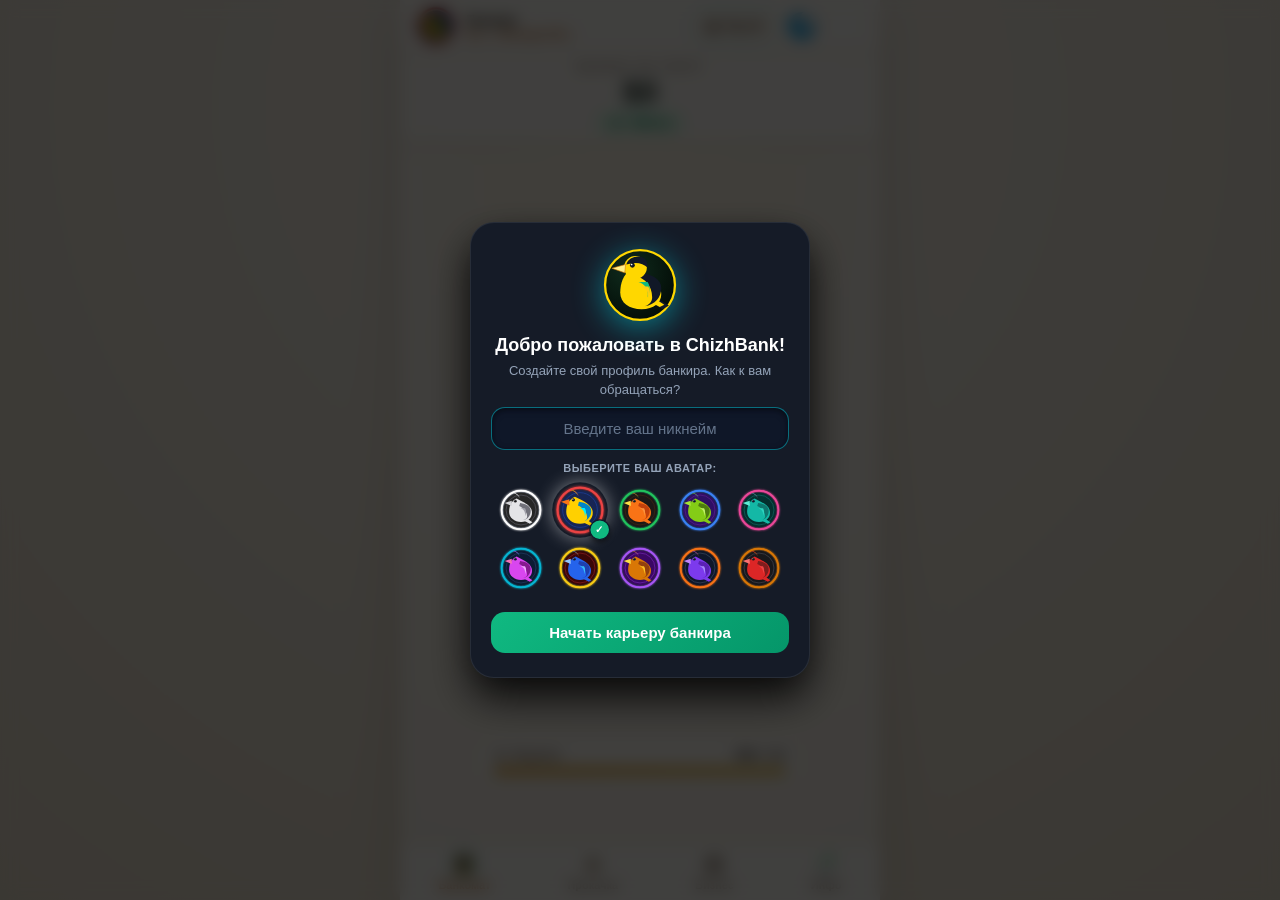
<file: index.html>
<!DOCTYPE html>
<html lang="ru">
<head>
  <meta charset="UTF-8">
  <meta name="viewport" content="width=device-width, initial-scale=1.0, maximum-scale=1.0, user-scalable=no, viewport-fit=cover">
  <title>Банкомат: Кэш-Магнат</title>
  
  <!-- Telegram Web App SDK -->
  <script src="https://telegram.org/js/telegram-web-app.js"></script>
  
  <script>
    // Публичный адрес бэкенда Cloudflare Workers + D1 Database
    window.CHIZHBANK_CLOUD_URL = "https://chizhbank-api.alex-khudoley20064.workers.dev/";
  </script>
  
  <link rel="stylesheet" href="style.css?v=22">
</head>
<body>
  <!-- Контейнер эффектов поверх экрана (купюры, клики, конфетти) -->
  <canvas id="particleCanvas"></canvas>

  <div id="app">
    <!-- Всплывающий интерактивный PIN-пад для мобильных устройств -->
    <div id="pinPadModal" class="pin-modal-overlay hidden">
      <div class="pin-sheet-pad">
        <div class="pin-sheet-header">
          <div class="pin-sheet-title">
            <span class="pin-shield-ico" id="pinShieldIco"></span>
            <span>СЕКРЕТНЫЙ КОД: <b id="pinTargetCode" class="pin-code-highlight">7-7-7-7</b></span>
          </div>
          <div class="pin-timer-badge">
            <span id="pinTimerDisplay">7.0с</span>
          </div>
        </div>

        <div class="pin-timer-track">
          <div class="pin-timer-progress" id="pinTimerProgress" style="width: 100%;"></div>
        </div>

        <div class="pin-sheet-dots" id="pinSheetDots">
          <span class="pin-sheet-dot"></span>
          <span class="pin-sheet-dot"></span>
          <span class="pin-sheet-dot"></span>
          <span class="pin-sheet-dot"></span>
        </div>

        <div class="pin-sheet-grid">
          <button class="sheet-key" data-key="1">1</button>
          <button class="sheet-key" data-key="2">2</button>
          <button class="sheet-key" data-key="3">3</button>
          <button class="sheet-key" data-key="4">4</button>
          <button class="sheet-key" data-key="5">5</button>
          <button class="sheet-key" data-key="6">6</button>
          <button class="sheet-key" data-key="7">7</button>
          <button class="sheet-key" data-key="8">8</button>
          <button class="sheet-key" data-key="9">9</button>
          <button class="sheet-key cancel" data-key="cancel" id="sheetKeyCancel">
            <span class="key-inner-ico" id="sheetKeyCancelIco"></span>
          </button>
          <button class="sheet-key" data-key="0">0</button>
          <button class="sheet-key ok" data-key="ok" id="sheetKeyOk">
            <span class="key-inner-ico" id="sheetKeyOkIco"></span>
          </button>
        </div>
      </div>
    </div>

    <!-- Шапка профиля -->
    <header class="top-bar">
      <div class="user-profile">
        <div class="avatar" id="userAvatar">
          <!-- Векторная иконка пользователя -->
        </div>
        <div class="user-meta">
          <div class="username" id="userName">Банкир</div>
          <div class="user-tier" id="userTier">Ур. 1 • Американский ATM 90-х</div>
        </div>
      </div>
      <div class="top-actions" style="display: flex; align-items: center; gap: 8px;">
        <button id="openGalleryBtn" class="top-gallery-pill" title="Музей всех банкоматов">
          <span class="pill-ico" id="galleryPillIco"></span>
          <span class="pill-lbl">Музей</span>
        </button>
        <button id="themeToggleBtn" class="icon-btn" title="Сменить День/Ночь"></button>
        <button id="soundToggleBtn" class="icon-btn" title="Включить/выключить звук"></button>
      </div>
    </header>

    <!-- Секция баланса -->
    <section class="balance-section">
      <div class="balance-label">БАЛАНС НА СЧЕТУ</div>
      <div class="balance-amount" id="balanceDisplay">$0</div>
      <div class="income-rate">
        <span class="rate-icon" id="rateIcon"></span>
        <span id="incomeRateDisplay">+$0/сек</span>
      </div>
    </section>

    <!-- ОСНОВНОЙ ЭКРАН (ТАПАЛКА) -->
    <main id="mainScreen" class="tab-content active">
      <!-- Ночной фонарь, мягко освещающий банкомат сверху -->
      <div class="night-lantern-spotlight" id="nightLantern"></div>

      <!-- Термопринтер чеков банкомата -->
      <div id="receiptContainer" class="receipt-printer-wrap hidden"></div>

      <!-- Баннер бонуса/сбоя системы с выезжающей анимацией и бегущей строкой в цвет текущего банкомата -->
      <div id="frenzyBanner" class="frenzy-banner hidden">
        <div class="frenzy-ticker-wrap">
          <div class="frenzy-ticker-track">
            <span class="frenzy-chunk"><span class="frenzy-flash-slot"></span> 🚨 БАНКОМАТ СЛОМАН! ТАП x3 • БЕЗЛИМИТНАЯ ЭНЕРГИЯ! 🚨 <span class="frenzy-flash-slot"></span></span>
            <span class="frenzy-chunk"><span class="frenzy-flash-slot"></span> 🚨 БАНКОМАТ СЛОМАН! ТАП x3 • БЕЗЛИМИТНАЯ ЭНЕРГИЯ! 🚨 <span class="frenzy-flash-slot"></span></span>
            <span class="frenzy-chunk"><span class="frenzy-flash-slot"></span> 🚨 БАНКОМАТ СЛОМАН! ТАП x3 • БЕЗЛИМИТНАЯ ЭНЕРГИЯ! 🚨 <span class="frenzy-flash-slot"></span></span>
          </div>
        </div>
      </div>

      <!-- Контейнер аутентичного банкомата -->
      <div class="atm-container">
        <!-- Индикатор комбо в виде подсвеченного лотка банкомата -->
        <div class="combo-badge" id="comboBadge">
          <span class="combo-icon-slot" id="comboIconSlot"></span>
          <span class="combo-tray-slit"></span>
          <span class="combo-display-text" id="comboDisplayText">x1.0 КОМБО</span>
        </div>

        <!-- Интерактивная модель банкомата (генерируется динамически) -->
        <div class="atm-interactive-wrapper" id="atmWrapper">
          <!-- Содержимое банкомата рендерится через atm-models.js -->
        </div>
      </div>

      <!-- Панель энергии -->
      <div class="energy-panel">
        <div class="energy-info">
          <span class="energy-label">
            <span class="icon-svg-wrapper" id="energyIcon"></span>
            <span>Энергия</span>
          </span>
          <span class="energy-values"><b id="currentEnergy">1000</b> / <span id="maxEnergy">1000</span></span>
        </div>
        <div class="energy-bar-bg">
          <div class="energy-bar-fill" id="energyBarFill" style="width: 100%;"></div>
        </div>
      </div>
    </main>

    <!-- ВКЛАДКА: УЛУЧШЕНИЯ (ПРОКАЧКА ТАПА) -->
    <section id="upgradesScreen" class="tab-content">
      <div class="screen-title">
        <h2>Прокачка Банкомата</h2>
        <p>Увеличьте мощность каждого нажатия и энергоёмкость</p>
      </div>
      <div class="cards-list" id="upgradesList">
        <!-- Генерируется динамически через game.js c векторными иконками -->
      </div>
    </section>

    <!-- ВКЛАДКА: БИЗНЕС (ПАССИВНЫЙ ДОХОД) -->
    <section id="businessScreen" class="tab-content">
      <div class="screen-title">
        <h2>Банковская Сеть</h2>
        <p>Пассивный доход даже когда игра закрыта</p>
      </div>
      <div class="cards-list" id="businessList">
        <!-- Генерируется динамически через game.js с векторными иконками -->
      </div>
    </section>

    <!-- ВКЛАДКА: СТАТИСТИКА -->
    <section id="statsScreen" class="tab-content">
      <div class="screen-title">
        <h2>Профиль и Инфо</h2>
        <p>Ваши личные данные и финансовые достижения</p>
      </div>

      <!-- Карточка смены ника -->
      <div class="stats-card profile-card" style="margin-bottom: 12px;">
        <div class="profile-header-row">
          <div class="profile-avatar-box" id="profileStatsAvatar"></div>
          <div class="profile-meta-info">
            <span class="profile-meta-title">ПРОФИЛЬ БАНКИРА</span>
            <div class="profile-meta-name" id="currentNicknameDisplay">Банкир</div>
          </div>
        </div>
        <div class="nickname-edit-group">
          <input type="text" id="changeNicknameInput" class="nickname-input" placeholder="Новый никнейм" maxlength="15" autocomplete="off" />
          <button id="saveNewNicknameBtn" class="btn-save-nick">Сменить</button>
        </div>
        <div id="nickChangeSuccessMsg" class="nick-success-tag hidden">✓ Никнейм успешно сохранен!</div>
      </div>

      <!-- КНОПКА ПОДЕЛИТЬСЯ РЕЗУЛЬТАТОМ В TELEGRAM -->
      <div style="margin-bottom: 12px;">
        <button id="shareResultBtn" class="btn-share-telegram">
          <svg class="tg-paper-plane-svg" viewBox="0 0 24 24" width="22" height="22" fill="none" xmlns="http://www.w3.org/2000/svg">
            <circle cx="12" cy="12" r="12" fill="#2AABEE"/>
            <path d="M17.4 6.8L4.8 11.66C3.94 12.01 3.94 12.49 4.64 12.7L7.87 13.71L15.34 8.99C15.69 8.78 16.02 8.89 15.75 9.13L9.7 14.59L9.69 14.6L9.48 17.92C9.8 17.92 9.94 17.77 10.12 17.59L11.69 16.07L14.95 18.48C15.55 18.81 15.98 18.64 16.13 17.92L18.27 7.82C18.49 6.94 17.93 6.54 17.4 6.8Z" fill="white"/>
          </svg>
          <span>Поделиться результатом</span>
        </button>
      </div>

      <!-- ВЫБОР АВАТАРА БАНКИРА (10 НЕОНОВЫХ ЧИЖЕЙ) -->
      <div class="stats-card avatar-selection-card" style="margin-bottom: 12px;">
        <div style="font-size: 13px; font-weight: 900; color: #fff; margin-bottom: 4px;">Аватар Банкира</div>
        <div style="font-size: 10px; color: #94a3b8; margin-bottom: 8px;">Нажмите на чижа, чтобы сменить аватар профиля:</div>
        <div class="avatar-select-grid" id="profileAvatarGrid">
          <!-- 10 коллекционных аватаров -->
        </div>
      </div>

      <!-- КАРЬЕРА И РАНГ БАНКИРА -->
      <div class="career-rank-card" id="careerCard">
        <div class="career-header-row">
          <span class="career-title">Карьерный Ранг</span>
          <span class="career-current-badge" id="currentRankBadge">Студент с картой</span>
        </div>
        <div class="career-bonus-tag" id="currentRankBonus">Бонус ко всем доходам: +0%</div>
        <div class="career-progress-track">
          <div class="career-progress-fill" id="careerProgressFill" style="width: 0%;"></div>
        </div>
        <div style="display: flex; justify-content: space-between; font-size: 9.5px; color: #94a3b8; margin-top: 4px;">
          <span id="careerProgressCurrent">$0</span>
          <span id="careerProgressNext">Следующий: Стажёр ($1,000)</span>
        </div>
      </div>

      <!-- БАННЕР ВЫХОДА НА IPO (ПРЕСТИЖ) -->
      <div class="ipo-banner-card" id="ipoBannerCard">
        <div class="ipo-banner-title">
          <span class="ipo-title-ico-slot" id="ipoTitleIco"></span>
          <span>Выход ChizhBank на Биржу (IPO)</span>
        </div>
        <div class="ipo-banner-sub">Разместите акции вашего банка на Уолл-стрит! Получайте Золотые Акции Чижа и вечный глобальный множитель x2 ко всему доходу!</div>
        <div style="margin-bottom: 10px;">
          <span class="shares-active-badge" id="activeSharesBadge">Золотые Акции: 0 шт (x1.0)</span>
        </div>
        <button id="openIpoModalBtn" class="btn-ipo-trigger">Выйти на IPO ($1 млрд)</button>
      </div>

      <!-- КАСТОМИЗАЦИЯ СКИНОК КУПЮР (СВОРАЧИВАЕМАЯ ВКЛАДКА) -->
      <div class="stats-card accordion-card" id="accordionSkins">
        <div class="accordion-header" role="button" tabindex="0">
          <div class="accordion-header-left">
            <span class="accordion-ico-box" id="skinsHeaderIco"></span>
            <div>
              <div class="accordion-title">Скины банкнот тапа</div>
              <small class="accordion-subtitle" id="activeSkinLabel">Классический зеленый</small>
            </div>
          </div>
          <div class="accordion-chevron" id="chevronSkins"></div>
        </div>
        <div class="accordion-content">
          <div class="bill-skins-grid" id="billSkinsGrid">
            <!-- Генерируется через game.js -->
          </div>
        </div>
      </div>

      <!-- СИСТЕМА АЧИВОК (СВОРАЧИВАЕМАЯ ВКЛАДКА) -->
      <div class="stats-card accordion-card" id="accordionAchievements">
        <div class="accordion-header" role="button" tabindex="0">
          <div class="accordion-header-left">
            <span class="accordion-ico-box" id="achieveHeaderIco">
              <svg viewBox="0 0 24 24" width="100%" height="100%" fill="none" xmlns="http://www.w3.org/2000/svg">
                <defs>
                  <linearGradient id="trophyGoldGradHtml" x1="0%" y1="0%" x2="100%" y2="100%">
                    <stop offset="0%" stop-color="#fde047"/>
                    <stop offset="50%" stop-color="#eab308"/>
                    <stop offset="100%" stop-color="#ca8a04"/>
                  </linearGradient>
                  <linearGradient id="trophyBaseGradHtml" x1="0%" y1="0%" x2="100%" y2="100%">
                    <stop offset="0%" stop-color="#eab308"/>
                    <stop offset="100%" stop-color="#854d0e"/>
                  </linearGradient>
                </defs>
                <path d="M4 6C4 8.5 5.5 10.5 7.5 11" stroke="#facc15" stroke-width="2" stroke-linecap="round"/>
                <path d="M20 6C20 8.5 18.5 10.5 16.5 11" stroke="#facc15" stroke-width="2" stroke-linecap="round"/>
                <path d="M6 4H18V10C18 13.3137 15.3137 16 12 16C8.68629 16 6 13.3137 6 10V4Z" fill="url(#trophyGoldGradHtml)" stroke="#fef08a" stroke-width="1"/>
                <polygon points="12,7 13,9.5 15.5,9.5 13.5,11.2 14.2,13.5 12,12 9.8,13.5 10.5,11.2 8.5,9.5 11,9.5" fill="#ffffff" opacity="0.95"/>
                <path d="M10.5 16H13.5V18.5H10.5V16Z" fill="#b45309"/>
                <path d="M7 19H17C17.5523 19 18 19.4477 18 20V21H6V20C6 19.4477 6.44772 19 7 19Z" fill="url(#trophyBaseGradHtml)" stroke="#fef08a" stroke-width="0.8"/>
              </svg>
            </span>
            <div>
              <div class="accordion-title">Достижения ChizhBank</div>
              <small class="accordion-subtitle" id="achieveUnlockedCount">0 из 7 разблокировано</small>
            </div>
          </div>
          <div class="accordion-chevron" id="chevronAchievements"></div>
        </div>
        <div class="accordion-content">
          <div class="achieve-list" id="achievementsList">
            <!-- Генерируется через game.js -->
          </div>
        </div>
      </div>

      <!-- СТАТИСТИКА (СВОРАЧИВАЕМАЯ ВКЛАДКА) -->
      <div class="stats-card accordion-card" id="accordionStats">
        <div class="accordion-header" role="button" tabindex="0">
          <div class="accordion-header-left">
            <span class="accordion-ico-box" id="statsHeaderIco">
              <svg viewBox="0 0 24 24" width="100%" height="100%" fill="none" xmlns="http://www.w3.org/2000/svg">
                <defs>
                  <linearGradient id="statBarGradHtml1" x1="0%" y1="0%" x2="0%" y2="100%">
                    <stop offset="0%" stop-color="#38bdf8"/>
                    <stop offset="100%" stop-color="#0284c7"/>
                  </linearGradient>
                  <linearGradient id="statBarGradHtml2" x1="0%" y1="0%" x2="0%" y2="100%">
                    <stop offset="0%" stop-color="#34d399"/>
                    <stop offset="100%" stop-color="#059669"/>
                  </linearGradient>
                  <linearGradient id="statBarGradHtml3" x1="0%" y1="0%" x2="0%" y2="100%">
                    <stop offset="0%" stop-color="#a855f7"/>
                    <stop offset="100%" stop-color="#7e22ce"/>
                  </linearGradient>
                </defs>
                <line x1="3" y1="20" x2="21" y2="20" stroke="#64748b" stroke-width="1.8" stroke-linecap="round"/>
                <rect x="4" y="13" width="3.5" height="7" rx="1" fill="url(#statBarGradHtml1)"/>
                <rect x="10.25" y="8" width="3.5" height="12" rx="1" fill="url(#statBarGradHtml2)"/>
                <rect x="16.5" y="4" width="3.5" height="16" rx="1" fill="url(#statBarGradHtml3)"/>
                <path d="M4 11L10.5 6L14 8.5L20 3M20 3H16M20 3V7" stroke="#22c55e" stroke-width="2" stroke-linecap="round" stroke-linejoin="round"/>
              </svg>
            </span>
            <div>
              <div class="accordion-title">Финансовая статистика</div>
              <small class="accordion-subtitle">Показатели банка и прогресс</small>
            </div>
          </div>
          <div class="accordion-chevron" id="chevronStats"></div>
        </div>
        <div class="accordion-content">
          <div class="stat-row">
            <span>Всего заработано кэша:</span>
            <b id="statTotalEarned">$0</b>
          </div>
          <div class="stat-row">
            <span>Всего нажатий по банкомату:</span>
            <b id="statTotalClicks">0</b>
          </div>
          <div class="stat-row">
            <span>Поймано Золотых Карт:</span>
            <b id="statCardsCaught">0</b>
          </div>
          <div class="stat-row">
            <span>Активировано сбоев (Джепотов):</span>
            <b id="statFrenzies">0</b>
          </div>
          <div class="stat-row">
            <span>Текущее поколение банкомата:</span>
            <b id="statAtmTier">Ур. 1</b>
          </div>
        </div>
      </div>

      <!-- АНГАР ПОКОЛЕНИЙ БАНКОМАТОВ (СВОРАЧИВАЕМАЯ ВКЛАДКА) -->
      <div class="stats-card accordion-card atm-hangar-card" id="accordionHangar">
        <div class="accordion-header" role="button" tabindex="0">
          <div class="accordion-header-left">
            <span class="hangar-ico" id="hangarIco"></span>
            <div>
              <div class="accordion-title">Ангар банкоматов</div>
              <small class="accordion-subtitle">Выбор открытых поколений сети</small>
            </div>
          </div>
          <div class="accordion-chevron" id="chevronHangar"></div>
        </div>
        <div class="accordion-content">
          <div class="hangar-tiers-list" id="hangarTiersList">
            <!-- Генерируется через game.js -->
          </div>
        </div>
      </div>

      <!-- КАРТОЧКА ТОП-10 БАНКИРОВ (СВОРАЧИВАЕМАЯ ВКЛАДКА) -->
      <div class="stats-card accordion-card leaderboard-card" id="accordionLeaderboard">
        <div class="accordion-header" role="button" tabindex="0">
          <div class="accordion-header-left">
            <span class="lb-trophy-icon" id="lbTrophyIco"></span>
            <div>
              <div class="accordion-title">Топ 10 Банкиров ChizhBank</div>
              <small class="accordion-subtitle">Мировой рейтинг капитала</small>
            </div>
          </div>
          <div class="accordion-chevron" id="chevronLeaderboard"></div>
        </div>
        <div class="accordion-content">
          <div class="leaderboard-list" id="leaderboardList">
            <!-- Генерируется динамически через game.js -->
          </div>
        </div>
      </div>

      <div class="reset-section" style="display: flex; gap: 10px; justify-content: center; flex-wrap: wrap;">
        <button id="shareResultBottomBtn" class="btn-share-telegram" style="max-width: 260px;">
          <svg class="tg-paper-plane-svg" viewBox="0 0 24 24" width="22" height="22" fill="none" xmlns="http://www.w3.org/2000/svg">
            <circle cx="12" cy="12" r="12" fill="#2AABEE"/>
            <path d="M17.4 6.8L4.8 11.66C3.94 12.01 3.94 12.49 4.64 12.7L7.87 13.71L15.34 8.99C15.69 8.78 16.02 8.89 15.75 9.13L9.7 14.59L9.69 14.6L9.48 17.92C9.8 17.92 9.94 17.77 10.12 17.59L11.69 16.07L14.95 18.48C15.55 18.81 15.98 18.64 16.13 17.92L18.27 7.82C18.49 6.94 17.93 6.54 17.4 6.8Z" fill="white"/>
          </svg>
          <span>Поделиться результатом</span>
        </button>
        <button id="resetDataBtn" class="btn-danger">Сбросить прогресс</button>
      </div>
    </section>

    <!-- Летающая банковская карта ChizhBank packet (Bronze, Silver, Gold, Diamond) -->
    <div id="flyingBonus" class="flying-bonus hidden">
      <div class="flying-card-wrapper" id="flyingCardWrapper">
        <!-- Генерируется динамически через game.js c точным SVG макетом карты -->
      </div>
    </div>

    <!-- Всплывающее уведомление о пойманной карте -->
    <div id="cardToastContainer" class="hidden"></div>

    <!-- Модальное окно Выхода на IPO (Биржа) -->
    <div id="ipoModal" class="modal-overlay hidden">
      <div class="modal-card ipo-modal-card">
        <div class="modal-icon" id="ipoModalIcon"></div>
        <h3 style="margin-top: 6px;">Выход ChizhBank на IPO!</h3>
        <p>Разместите акции вашей финансовой империи на Нью-Йоркской фондовой бирже.</p>
        <div style="background: rgba(0, 0, 0, 0.4); border-radius: 12px; padding: 12px; margin: 12px 0; border: 1.5px solid rgba(255, 215, 0, 0.3); text-align: left;">
          <div style="font-size: 13px; font-weight: 900; color: #ffd700;" id="ipoSharesGain">Вы получите: +1 Золотую Акцию Чижа</div>
          <div style="font-size: 11px; font-weight: 800; color: #00ff88; margin-top: 4px;" id="ipoNewMultiplier">Новый вечный множитель: x2.0 ко всему доходу</div>
          <div style="font-size: 9.5px; color: #94a3b8; margin-top: 6px; line-height: 1.3;">* Текущий баланс и бизнесы обнуляются для нового забега, но Золотые Акции останутся с вами навсегда!</div>
        </div>
        <div style="display: flex; gap: 8px;">
          <button id="cancelIpoBtn" style="flex: 1; padding: 10px; border-radius: 12px; background: #334155; color: #fff; font-weight: 900; border: none; cursor: pointer;">Отмена</button>
          <button id="confirmIpoBtn" class="btn-claim" style="flex: 1; margin: 0;">Провести IPO</button>
        </div>
      </div>
    </div>

    <!-- Модальное окно первого входа / ввод никнейма и выбор аватара -->
    <div id="nicknameModal" class="modal-overlay hidden">
      <div class="modal-card nickname-modal-card" style="max-height: 90vh; overflow-y: auto;">
        <div class="modal-chizh-hero" id="modalChizhHero"></div>
        <h3 style="margin-top: 6px;">Добро пожаловать в ChizhBank!</h3>
        <p style="margin-bottom: 8px;">Создайте свой профиль банкира. Как к вам обращаться?</p>
        <div class="nickname-form-row">
          <input type="text" id="initialNicknameInput" class="nickname-input" placeholder="Введите ваш никнейм" maxlength="15" autocomplete="off" />
        </div>
        <div style="margin: 12px 0 4px 0; font-size: 11px; font-weight: 800; color: #94a3b8; text-transform: uppercase; letter-spacing: 0.5px;">Выберите ваш аватар:</div>
        <div class="avatar-select-grid" id="initialAvatarGrid">
          <!-- 10 коллекционных неоновых аватаров чижа -->
        </div>
        <button id="saveInitialNicknameBtn" class="btn-claim" style="margin-top: 12px;">Начать карьеру банкира</button>
      </div>
    </div>

    <!-- Модальное окно офлайн дохода -->
    <div id="offlineModal" class="modal-overlay hidden">
      <div class="modal-card">
        <div class="modal-icon" id="modalIcon"></div>
        <h3>С возвращением!</h3>
        <p>Пока вас не было (офлайн-эффективность 20%), ваша сеть принесла:</p>
        <div class="offline-payout" id="offlinePayoutAmount">+$0</div>
        <button id="claimOfflineBtn" class="btn-claim">Забрать кэш</button>
      </div>
    </div>

    <!-- Модальное окно музея банкоматов (без перезагрузки страницы) -->
    <div id="galleryModal" class="modal-overlay hidden">
      <div class="modal-card gallery-modal-card">
        <div class="gallery-modal-header">
          <div class="gallery-modal-title-box">
            <h3><span class="modal-title-ico" id="modalGalleryTitleIco"></span>Музей банкоматов ChizhBank</h3>
            <p>Все 9 поколений банкоматов вашей финансовой империи</p>
          </div>
          <button id="closeGalleryModalBtn" class="modal-close-icon-btn" aria-label="Закрыть">✕</button>
        </div>
        <div class="gallery-modal-scroll" id="modalGalleryGrid">
          <!-- Генерируется скриптом на лету с интерактивными превью банкоматов -->
        </div>
        <div class="gallery-modal-footer">
          <button id="closeGalleryModalBottomBtn" class="btn-claim" style="margin: 0;">Закрыть музей</button>
        </div>
      </div>
    </div>

    <!-- Нижняя навигационная панель -->
    <nav class="bottom-nav">
      <button class="nav-tab active" data-tab="mainScreen">
        <span class="nav-icon" id="tabIconAtm"></span>
        <span class="nav-text">Банкомат</span>
      </button>
      <button class="nav-tab" data-tab="upgradesScreen">
        <span class="nav-icon" id="tabIconUpgrade"></span>
        <span class="nav-text">Прокачка</span>
      </button>
      <button class="nav-tab" data-tab="businessScreen">
        <span class="nav-icon" id="tabIconBusiness"></span>
        <span class="nav-text">Бизнес</span>
      </button>
      <button class="nav-tab" data-tab="statsScreen">
        <span class="nav-icon" id="tabIconStats"></span>
        <span class="nav-text">Инфо</span>
      </button>
    </nav>
  </div>

  <script src="icons.js?v=22"></script>
  <script src="atm-models.js?v=22"></script>
  <script src="game.js?v=22"></script>
</body>
</html>
</file>
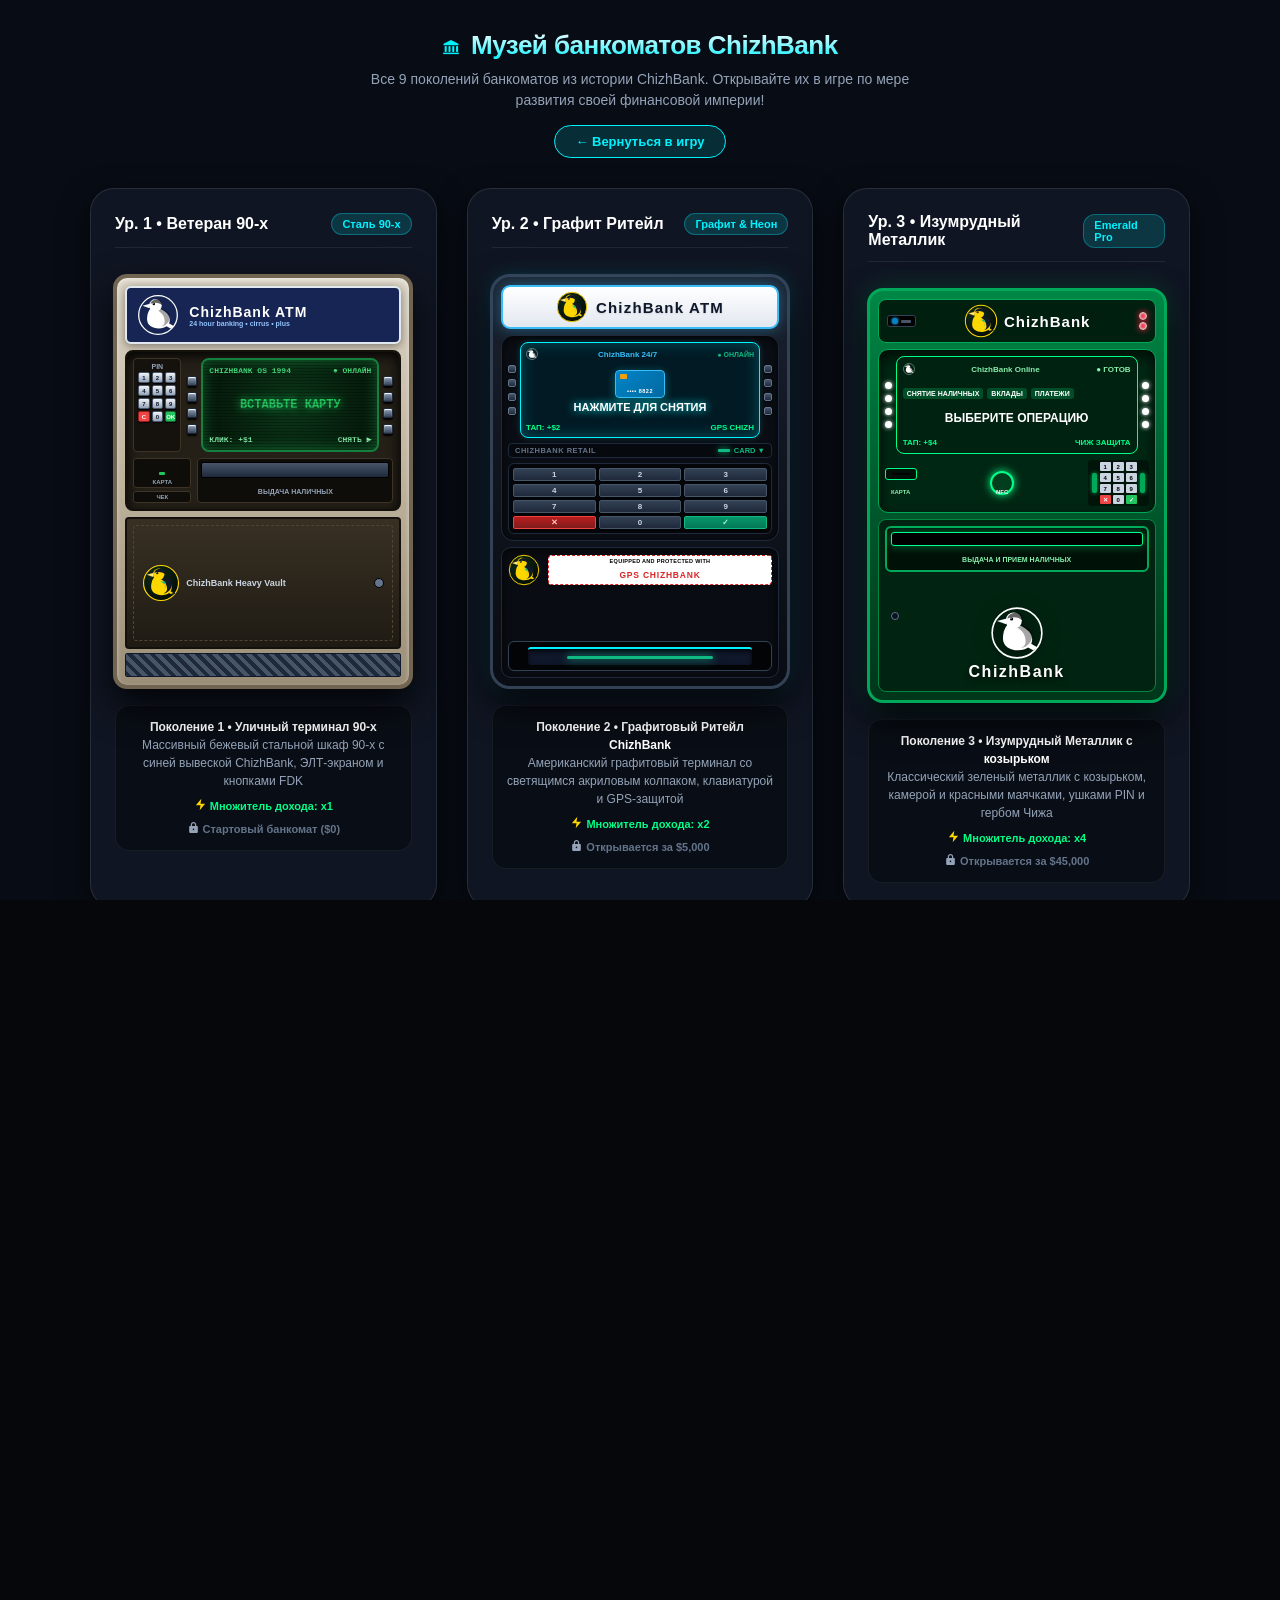
<file: gallery.html>
<!DOCTYPE html>
<html lang="ru">
<head>
  <meta charset="UTF-8">
  <meta name="viewport" content="width=device-width, initial-scale=1.0">
  <title>Коллекция банкоматов ChizhBank</title>
  <link rel="stylesheet" href="style.css">
  <style>
    body {
      overflow-y: auto !important;
      padding: 30px 20px 60px 20px;
      background: #080c14;
      display: flex;
      flex-direction: column;
      align-items: center;
    }

    .gallery-header {
      text-align: center;
      max-width: 600px;
      margin-bottom: 30px;
    }

    .gallery-header h1 {
      font-size: 26px;
      font-weight: 900;
      color: #fff;
      letter-spacing: -0.5px;
      margin-bottom: 8px;
      background: linear-gradient(180deg, #fff 0%, #00f2fe 100%);
      -webkit-background-clip: text;
      -webkit-text-fill-color: transparent;
    }

    .gallery-header p {
      font-size: 14px;
      color: #94a3b8;
      line-height: 1.5;
    }

    .back-btn {
      display: inline-flex;
      align-items: center;
      gap: 6px;
      margin-top: 14px;
      padding: 8px 20px;
      background: rgba(0, 242, 254, 0.15);
      border: 1px solid #00f2fe;
      color: #00f2fe;
      border-radius: 20px;
      text-decoration: none;
      font-size: 13px;
      font-weight: 800;
      transition: all 0.2s;
    }
    .back-btn:hover {
      background: #00f2fe;
      color: #000;
    }

    .gallery-grid {
      display: grid;
      grid-template-columns: repeat(auto-fit, minmax(320px, 1fr));
      gap: 30px;
      width: 100%;
      max-width: 1100px;
    }

    .gallery-card {
      background: rgba(18, 24, 38, 0.85);
      border: 1px solid rgba(255, 255, 255, 0.1);
      border-radius: 24px;
      padding: 24px;
      display: flex;
      flex-direction: column;
      align-items: center;
      box-shadow: 0 10px 30px rgba(0, 0, 0, 0.6);
      backdrop-filter: blur(12px);
      position: relative;
    }

    .card-meta {
      width: 100%;
      display: flex;
      justify-content: space-between;
      align-items: center;
      margin-bottom: 16px;
      border-bottom: 1px solid rgba(255, 255, 255, 0.08);
      padding-bottom: 12px;
    }

    .card-meta .tier-num {
      font-size: 16px;
      font-weight: 900;
      color: #fff;
    }

    .card-meta .tier-badge-pill {
      font-size: 11px;
      font-weight: 800;
      padding: 4px 10px;
      border-radius: 12px;
      background: rgba(0, 242, 254, 0.15);
      color: #00f2fe;
      border: 1px solid rgba(0, 242, 254, 0.3);
    }

    .atm-preview-viewport {
      width: 300px;
      height: 415px;
      display: flex;
      align-items: center;
      justify-content: center;
      margin: 10px 0 16px 0;
    }

    .card-desc-box {
      width: 100%;
      background: rgba(0, 0, 0, 0.35);
      border-radius: 14px;
      padding: 12px 14px;
      font-size: 12px;
      color: #94a3b8;
      line-height: 1.5;
      text-align: center;
      border: 1px solid rgba(255, 255, 255, 0.06);
    }

    .card-status-badge {
      margin-top: 8px;
      display: inline-block;
      font-size: 11px;
      font-weight: 800;
      color: #00ff88;
    }

    .unlock-hint {
      margin-top: 6px;
      font-size: 11px;
      color: #64748b;
      font-weight: 600;
    }
  </style>
</head>
<body>

  <div class="gallery-header">
    <h1 id="galleryMainHeading">Музей банкоматов ChizhBank</h1>
    <p>Все 9 поколений банкоматов из истории ChizhBank. Открывайте их в игре по мере развития своей финансовой империи!</p>
    <a href="index.html" class="back-btn">← Вернуться в игру</a>
  </div>

  <div class="gallery-grid" id="galleryGrid">
    <!-- Генерируется скриптом ниже -->
  </div>

  <script src="icons.js?v=17"></script>
  <script src="atm-models.js?v=17"></script>
  <script>
    document.getElementById("galleryMainHeading").innerHTML = `<span class="modal-title-ico">${SVG_ICONS.appleMuseum}</span> Музей банкоматов ChizhBank`;

    const tiers = [
      { key: "tier1", photoRef: "Поколение 1 • Уличный терминал 90-х", unlockCost: "Стартовый банкомат ($0)" },
      { key: "tier2", photoRef: "Поколение 2 • Графитовый Ритейл ChizhBank", unlockCost: "Открывается за $5,000" },
      { key: "tier3", photoRef: "Поколение 3 • Изумрудный Металлик с козырьком", unlockCost: "Открывается за $45,000" },
      { key: "tier4", photoRef: "Поколение 4 • Сапфировый Киоск", unlockCost: "Открывается за $350,000" },
      { key: "tier5", photoRef: "Поколение 5 • Солнечный Тотем ChizhBank", unlockCost: "Открывается за $2,500,000" },
      { key: "tier6", photoRef: "Поколение 6 • Маджента Неон Киоск", unlockCost: "Открывается за $16,000,000" },
      { key: "tier7", photoRef: "Поколение 7 • Алый Киоск со Светодиодной Строкой", unlockCost: "Открывается за $95,000,000" },
      { key: "tier8", photoRef: "Поколение 8 • Двухэкранный Концепт Кокпит OLED", unlockCost: "Открывается за $650,000,000" },
      { key: "tier9", photoRef: "Поколение 9 • Квантовый Кибер-Банк 2077", unlockCost: "Открывается за $4,000,000,000" }
    ];

    const grid = document.getElementById("galleryGrid");
    const mockState = {
      baseTapPower: 1,
      upgrades: {},
      atmTierIndex: 0
    };

    tiers.forEach((item, index) => {
      const model = ATM_MODELS[item.key];
      const card = document.createElement("div");
      card.className = "gallery-card";

      card.innerHTML = `
        <div class="card-meta">
          <div class="tier-num">${model.name}</div>
          <div class="tier-badge-pill">${model.badge}</div>
        </div>

        <div class="atm-preview-viewport">
          <div class="atm-interactive-wrapper" id="previewAtm_${index}">
            ${model.render(mockState)}
          </div>
        </div>

        <div class="card-desc-box">
          <b style="color: #fff;">${item.photoRef}</b><br>
          ${model.description}<br>
          <div class="card-status-badge"><span class="apple-svg-inline" style="color: #ffd700;">${SVG_ICONS.appleBolt}</span>Множитель дохода: x${model.multiplier}</div>
          <div class="unlock-hint"><span class="apple-svg-inline" style="color: #94a3b8;">${SVG_ICONS.appleLock}</span>${item.unlockCost}</div>
        </div>
      `;

      grid.appendChild(card);

      // Интерактивный отклик нажатия прямо в музее
      const wrapper = card.querySelector(".atm-interactive-wrapper");
      wrapper.addEventListener("pointerdown", () => {
        wrapper.classList.remove("tapped");
        void wrapper.offsetWidth;
        wrapper.classList.add("tapped");
      });
    });
  </script>
</body>
</html>
</file>
<file: style.css>
/* ====================================================
   БАНКОМАТ: КЭШ-МАГНАТ — СТИЛИ CHIZHBANK
   Детализированный визуал фасадов, кнопок, экранов и фирменный логотип Чижа
   ==================================================== */

:root {
  --bg-gradient: radial-gradient(circle at 50% 15%, #141b27 0%, #06090f 100%);
  --surface-color: rgba(20, 26, 40, 0.88);
  --surface-border: rgba(255, 255, 255, 0.08);
  --primary-accent: #00f2fe;
  --secondary-accent: #4facfe;
  --gold-accent: #ffd700;
  --gold-gradient: linear-gradient(135deg, #ffe066 0%, #f59e0b 100%);
  --neon-green: #00ff88;
  --danger-color: #ff3366;
  --text-main: #f8fafc;
  --text-muted: #94a3b8;
  --font-family: -apple-system, BlinkMacSystemFont, 'Segoe UI', Roboto, Helvetica, Arial, sans-serif;
  --safe-bottom: env(safe-area-inset-bottom, 16px);
  --safe-top: env(safe-area-inset-top, 10px);
}

* {
  box-sizing: border-box;
  margin: 0;
  padding: 0;
  user-select: none;
  -webkit-user-select: none;
  -webkit-tap-highlight-color: transparent;
  touch-action: manipulation;
}

html, body {
  width: 100%;
  height: 100%;
  overflow: hidden;
  background: #05070a;
  font-family: var(--font-family);
  color: var(--text-main);
}

#particleCanvas {
  position: fixed;
  top: 0;
  left: 0;
  width: 100%;
  height: 100%;
  pointer-events: none;
  z-index: 100;
}

#app {
  display: flex;
  flex-direction: column;
  width: 100%;
  max-width: 480px;
  height: 100%;
  height: 100dvh;
  height: var(--tg-viewport-height, 100dvh);
  margin: 0 auto;
  background: var(--bg-gradient);
  position: relative;
  overflow: hidden;
  box-shadow: 0 0 60px rgba(0, 0, 0, 0.9);
}

.icon-svg-wrapper {
  display: inline-flex;
  align-items: center;
  justify-content: center;
  width: 22px;
  height: 22px;
  color: currentColor;
}
.icon-svg-wrapper svg {
  width: 100%;
  height: 100%;
}

/* ====================================================
   ШАПКА
   ==================================================== */
.top-bar {
  display: flex;
  align-items: center;
  justify-content: space-between;
  padding: calc(var(--safe-top) + 6px) 16px 6px 16px;
  background: rgba(10, 14, 22, 0.95);
  backdrop-filter: blur(14px);
  border-bottom: 1px solid var(--surface-border);
  z-index: 10;
}

.user-profile {
  display: flex;
  align-items: center;
  gap: 10px;
}

.avatar {
  width: 40px !important;
  height: 40px !important;
  min-width: 40px !important;
  min-height: 40px !important;
  max-width: 40px !important;
  max-height: 40px !important;
  border-radius: 50% !important;
  aspect-ratio: 1 / 1 !important;
  flex-shrink: 0 !important;
  background: transparent !important;
  display: flex !important;
  align-items: center !important;
  justify-content: center !important;
  border: none !important;
  box-shadow: none !important;
  overflow: visible !important;
}
.avatar svg {
  width: 100% !important;
  height: 100% !important;
  aspect-ratio: 1 / 1 !important;
  display: block !important;
}

.user-meta .username {
  font-size: 14px;
  font-weight: 700;
  color: #fff;
}

.user-meta .user-tier {
  font-size: 11px;
  color: var(--primary-accent);
  font-weight: 600;
}

.icon-btn {
  background: rgba(255, 255, 255, 0.08);
  border: 1px solid var(--surface-border);
  color: #fff;
  width: 36px;
  height: 36px;
  border-radius: 10px;
  display: flex;
  align-items: center;
  justify-content: center;
  cursor: pointer;
  transition: transform 0.1s;
}
.icon-btn:active { transform: scale(0.92); }

/* ====================================================
   БАЛАНС
   ==================================================== */
.balance-section {
  text-align: center;
  padding: 8px 16px 2px 16px;
  flex-shrink: 0;
}

.balance-label {
  font-size: 10px;
  font-weight: 700;
  letter-spacing: 2px;
  color: var(--text-muted);
  text-transform: uppercase;
}

.balance-amount {
  font-size: 32px;
  font-weight: 900;
  letter-spacing: -0.5px;
  background: linear-gradient(180deg, #ffffff 30%, #a5f3fc 100%);
  -webkit-background-clip: text;
  -webkit-text-fill-color: transparent;
  margin: 1px 0;
  text-shadow: 0 4px 20px rgba(0, 242, 254, 0.25);
}

.income-rate {
  display: inline-flex;
  align-items: center;
  gap: 5px;
  padding: 3px 12px;
  background: rgba(0, 255, 136, 0.12);
  border: 1px solid rgba(0, 255, 136, 0.25);
  border-radius: 20px;
  color: var(--neon-green);
  font-size: 12px;
  font-weight: 700;
}
.rate-icon {
  display: flex;
  align-items: center;
  width: 14px;
  height: 14px;
}

/* ====================================================
   КОНТЕНТ И ТАБЫ
   ==================================================== */
.tab-content {
  display: none;
  flex: 1 1 0px !important;
  min-height: 0 !important;
  overflow-y: scroll !important;
  overscroll-behavior-y: contain;
  padding: 8px 16px calc(76px + var(--safe-bottom) + 40px) 16px !important;
  -webkit-overflow-scrolling: touch !important;
  touch-action: pan-y !important;
}
.tab-content.active {
  display: flex !important;
  flex-direction: column !important;
}

#mainScreen {
  position: relative !important;
  justify-content: space-between;
  align-items: center;
  padding-bottom: 84px;
  overflow: hidden;
}

.frenzy-banner {
  position: absolute;
  top: 8px;
  left: 10px;
  right: 10px;
  background: var(--frenzy-bg, linear-gradient(90deg, #047857 0%, #10b981 50%, #065f46 100%));
  color: #fff;
  border: 2px solid var(--frenzy-accent, #00ff88);
  border-radius: 12px;
  box-shadow: 0 8px 30px var(--frenzy-glow, rgba(0, 255, 136, 0.7)), inset 0 1px 0 rgba(255, 255, 255, 0.4);
  padding: 8px 12px;
  z-index: 150;
  overflow: hidden;
  pointer-events: none;
  animation: frenzySlideIn 0.35s cubic-bezier(0.175, 0.885, 0.32, 1.275) forwards;
}

.frenzy-banner.hidden {
  display: none !important;
}

@keyframes frenzySlideIn {
  from {
    transform: translateY(-80px) scale(0.9);
    opacity: 0;
  }
  to {
    transform: translateY(0) scale(1);
    opacity: 1;
  }
}

.frenzy-ticker-wrap {
  width: 100%;
  overflow: hidden;
  white-space: nowrap;
}

.frenzy-ticker-track {
  display: inline-flex;
  gap: 24px;
  animation: frenzyScroll 4.2s linear infinite;
}

@keyframes frenzyScroll {
  0% { transform: translateX(0); }
  100% { transform: translateX(-50%); }
}

.frenzy-chunk {
  font-size: 13px;
  font-weight: 900;
  letter-spacing: 0.8px;
  text-transform: uppercase;
  text-shadow: 0 2px 4px rgba(0, 0, 0, 0.6);
  display: inline-flex;
  align-items: center;
  gap: 8px;
}

/* ====================================================
   КОНТЕЙНЕР БАНКОМАТА
   ==================================================== */
.atm-container {
  flex: 1;
  display: flex;
  flex-direction: column;
  justify-content: center;
  align-items: center;
  position: relative;
  width: 100%;
}

/* ПЛАШКА КОМБО В ВИДЕ ЛОТКА БАНКОМАТА */
.combo-badge {
  position: absolute;
  top: -8px;
  right: 10px;
  background: linear-gradient(180deg, #1e293b 0%, #0f172a 100%);
  border: 2px solid #475569;
  border-radius: 10px;
  padding: 4px 10px;
  box-shadow: 0 6px 18px rgba(0, 0, 0, 0.7), inset 0 2px 4px rgba(0, 0, 0, 0.8);
  display: flex;
  align-items: center;
  gap: 8px;
  transform: scale(0.85);
  transition: transform 0.25s cubic-bezier(0.34, 1.56, 0.64, 1), opacity 0.25s;
  opacity: 0;
  pointer-events: none;
  z-index: 15;
}

.combo-badge.active {
  opacity: 1;
  transform: scale(1);
  border-color: #ffd700;
  box-shadow: 0 8px 24px rgba(0, 0, 0, 0.8), 0 0 16px rgba(255, 215, 0, 0.45);
}

.combo-tray-slit {
  width: 5px;
  height: 16px;
  background: #000;
  border-radius: 2px;
  border: 1px solid #ffd700;
  box-shadow: 0 0 6px #ffd700;
  animation: comboSlitPulse 0.8s ease-in-out infinite alternate;
}

@keyframes comboSlitPulse {
  0% { opacity: 0.5; box-shadow: 0 0 3px #ffd700; }
  100% { opacity: 1; box-shadow: 0 0 10px #ffd700; }
}

.combo-display-text {
  font-size: 12px;
  font-weight: 900;
  letter-spacing: 0.6px;
  color: #ffd700;
  text-shadow: 0 0 8px rgba(255, 215, 0, 0.6);
  white-space: nowrap;
}

.combo-icon-slot {
  width: 20px;
  height: 20px;
  display: flex;
  align-items: center;
  justify-content: center;
  flex-shrink: 0;
}
.combo-icon-slot svg {
  width: 100%;
  height: 100%;
  display: block;
}
.combo-badge.active .combo-icon-slot svg {
  animation: comboIconPulse 0.45s ease-in-out infinite alternate;
  filter: drop-shadow(0 0 6px rgba(255, 215, 0, 0.85));
}
@keyframes comboIconPulse {
  0% { transform: scale(0.92) rotate(-3deg); }
  100% { transform: scale(1.15) rotate(4deg); }
}

.atm-interactive-wrapper {
  width: 300px;
  height: 415px;
  position: relative;
  cursor: pointer;
  transition: transform 0.08s cubic-bezier(0.175, 0.885, 0.32, 1.275);
}
.atm-interactive-wrapper:active,
.atm-interactive-wrapper.tapped {
  transform: scale(0.96) translateY(3px);
}

/* Общий базовый класс для всех моделей банкоматов */
.atm-face-chassis {
  width: 100%;
  height: 100%;
  display: flex;
  flex-direction: column;
  position: relative;
}

/* ==========================================================================
   ТИР 1: ОЛДСКУЛЬНЫЙ УЛИЧНЫЙ БАНКОМАТ 90-Х (Фото 1)
   ========================================================================== */
.chassis-tier-1 {
  background: linear-gradient(180deg, #dcd5c7 0%, #c4b9a4 40%, #9c8f78 100%);
  border-radius: 14px;
  border: 4px solid #716450;
  box-shadow: 0 16px 36px rgba(0, 0, 0, 0.8), inset 0 2px 4px rgba(255, 255, 255, 0.5);
  padding: 8px;
}

/* Синий световой короб в металлической рамке с Чижом */
.retro-sign-lightbox {
  background: #172554;
  border: 2px solid #e2e8f0;
  border-radius: 6px;
  padding: 6px 10px;
  display: flex;
  align-items: center;
  gap: 10px;
  margin-bottom: 6px;
  box-shadow: 0 2px 8px rgba(0, 0, 0, 0.4);
}
.sign-chizh-logo {
  width: 42px;
  height: 42px;
  flex-shrink: 0;
}
.sign-text-container {
  display: flex;
  flex-direction: column;
}
.sign-main-title {
  font-size: 14px;
  font-weight: 900;
  color: #fff;
  letter-spacing: 1px;
}
.sign-sub-title {
  font-size: 7px;
  color: #93c5fd;
  font-weight: bold;
}

/* Углубленный фасад консоли */
.retro-console-bay {
  background: #241f17;
  border-radius: 8px;
  padding: 6px;
  border: 2px solid #14110d;
  box-shadow: inset 0 4px 12px rgba(0, 0, 0, 0.9);
  margin-bottom: 6px;
}
.retro-control-cluster {
  display: flex;
  gap: 6px;
  margin-bottom: 6px;
}

/* Вертикальный модуль PIN-pad */
.retro-keypad-side-module {
  width: 48px;
  background: #15120e;
  border-radius: 4px;
  padding: 4px;
  border: 1px solid #3d3326;
}
.pin-shield-header {
  font-size: 7px;
  font-weight: 800;
  color: #94a3b8;
  text-align: center;
  margin-bottom: 2px;
}
.retro-tactile-keys {
  display: grid;
  grid-template-columns: repeat(3, 1fr);
  gap: 2px;
}
.t-key {
  height: 11px;
  background: linear-gradient(180deg, #f1f5f9, #94a3b8);
  color: #0f172a;
  font-size: 6px;
  font-weight: 900;
  display: flex;
  align-items: center;
  justify-content: center;
  border-radius: 2px;
  border: 1px solid #475569;
  box-shadow: 0 1px 1px #000;
  pointer-events: none;
}
.t-key.cancel { background: #ef4444; color: #fff; border-color: #991b1b; }
.t-key.ok { background: #22c55e; color: #fff; border-color: #166534; }

/* ЭЛТ-система с кнопками FDK */
.retro-crt-system {
  flex: 1;
  display: flex;
  align-items: center;
  gap: 4px;
}
.crt-fdk-stack {
  display: flex;
  flex-direction: column;
  gap: 6px;
}
.fdk-physical-btn {
  width: 10px;
  height: 10px;
  background: linear-gradient(180deg, #94a3b8, #334155);
  border-radius: 2px;
  border: 1px solid #1e293b;
  box-shadow: 0 2px 2px #000, inset 0 1px 1px #fff;
}

.crt-display-housing {
  flex: 1;
  background: #051408;
  border: 2px solid #15803d;
  border-radius: 8px;
  height: 94px;
  padding: 6px;
  position: relative;
  overflow: hidden;
  box-shadow: inset 0 0 16px rgba(34, 197, 94, 0.45);
}
.crt-phosphor-glow {
  position: absolute;
  top: -20%; left: -20%; width: 140%; height: 140%;
  background: radial-gradient(circle, rgba(34, 197, 94, 0.2) 0%, transparent 70%);
  pointer-events: none;
}
.crt-scanline-mesh {
  position: absolute;
  top: 0; left: 0; width: 100%; height: 100%;
  background: repeating-linear-gradient(rgba(0,0,0,0) 0px, rgba(0,0,0,0) 2px, rgba(0,0,0,0.5) 3px);
  pointer-events: none;
}
.crt-ui-layer {
  height: 100%;
  display: flex;
  flex-direction: column;
  justify-content: space-between;
  font-family: monospace;
}
.crt-ui-top { font-size: 8px; color: #4ade80; font-weight: bold; display: flex; justify-content: space-between; }
.crt-ui-headline { font-size: 12px; font-weight: 900; color: #22c55e; text-shadow: 0 0 8px #22c55e; text-align: center; }
.crt-ui-bottom { display: flex; justify-content: space-between; font-size: 8px; color: #86efac; font-weight: bold; }

.retro-slots-shelf {
  display: flex;
  gap: 6px;
}
.card-receipt-column {
  width: 58px;
  display: flex;
  flex-direction: column;
  gap: 3px;
}
.card-entry-bezel, .receipt-cutout-bezel {
  background: #0f0d09;
  border: 1px solid #3d3326;
  border-radius: 3px;
  padding: 2px;
  text-align: center;
}
.bezel-label { font-size: 6px; color: #94a3b8; font-weight: 800; display: block; }
.bezel-led-green { display: inline-block; width: 6px; height: 3px; background: #22c55e; border-radius: 1px; }

.retro-cash-tray-unit {
  flex: 1;
  background: #0f0d09;
  border: 1px solid #3d3326;
  border-radius: 4px;
  padding: 3px;
  text-align: center;
}
.cash-shutter-metal {
  height: 16px;
  background: linear-gradient(180deg, #475569, #1e293b);
  border-radius: 2px;
  border: 1px solid #000;
  margin-bottom: 2px;
}
.cash-tray-title { font-size: 7px; color: #94a3b8; font-weight: 800; }

.retro-safe-chassis {
  flex: 1;
  background: linear-gradient(180deg, #383023, #1f1b14);
  border-radius: 4px;
  border: 2px solid #14110d;
  padding: 6px;
  margin-bottom: 4px;
}
.safe-door-frame {
  height: 100%;
  border: 1px dashed #524432;
  border-radius: 3px;
  display: flex;
  align-items: center;
  justify-content: space-between;
  padding: 0 8px;
}
.safe-crest-badge {
  display: flex;
  align-items: center;
  gap: 6px;
}
.badge-bird-icon {
  width: 38px;
  height: 38px;
}
.badge-text { font-size: 9px; font-weight: 900; color: #cbd5e1; }
.safe-key-cylinder {
  width: 10px; height: 10px; background: #64748b; border-radius: 50%; border: 1px solid #000;
}

.retro-diamond-pedestal {
  height: 24px;
  background: #334155;
  border-radius: 2px;
  border: 1px solid #0f172a;
  overflow: hidden;
}
.diamond-plate-pattern {
  width: 100%; height: 100%;
  background: repeating-linear-gradient(45deg, #1e293b 0, #1e293b 4px, #475569 4px, #475569 8px);
}

/* ==========================================================================
   ТИР 2: GENMEGA РИТЕЙЛ (Фото 2)
   ========================================================================== */
.chassis-tier-2 {
  background: linear-gradient(180deg, #1c2331 0%, #111620 40%, #090c12 100%);
  border-radius: 20px;
  border: 3px solid #334155;
  box-shadow: 0 16px 36px rgba(0, 0, 0, 0.8), 0 0 20px rgba(0, 242, 254, 0.15);
  padding: 8px;
}

.genmega-acrylic-topper {
  background: linear-gradient(180deg, #ffffff 0%, #e2e8f0 100%);
  border-radius: 9px;
  padding: 4px 8px;
  text-align: center;
  margin-bottom: 6px;
  box-shadow: 0 0 16px rgba(56, 189, 248, 0.4), inset 0 1px 0 #ffffff;
  border: 2px solid #38bdf8;
}
.topper-glow-panel {
  display: flex;
  align-items: center;
  justify-content: center;
  gap: 8px;
}
.topper-bird-crest {
  width: 32px;
  height: 32px;
  flex-shrink: 0;
}
.topper-bank-title {
  font-size: 15px;
  font-weight: 900;
  color: #0f172a;
  letter-spacing: 1.2px;
  text-shadow: 0 1px 2px rgba(0, 0, 0, 0.12);
}

.genmega-cockpit {
  background: #0a0d13;
  border-radius: 12px;
  padding: 6px;
  border: 1.5px solid #1e293b;
  margin-bottom: 6px;
  box-shadow: inset 0 2px 8px rgba(0, 0, 0, 0.7);
}
.genmega-screen-deck {
  display: flex;
  align-items: center;
  gap: 4px;
  margin-bottom: 5px;
}
.genmega-fdk-column {
  display: flex;
  flex-direction: column;
  gap: 6px;
}
.g-fdk-btn {
  width: 8px;
  height: 8px;
  background: linear-gradient(180deg, #475569 0%, #1e293b 100%);
  border: 1px solid #64748b;
  border-radius: 2px;
  box-shadow: 0 1px 2px rgba(0, 0, 0, 0.6);
}

.genmega-color-screen {
  flex: 1;
  background: #021a24;
  border: 1.5px solid #00f2fe;
  border-radius: 8px;
  height: 96px;
  padding: 5px;
  display: flex;
  flex-direction: column;
  justify-content: space-between;
  box-shadow: inset 0 0 16px rgba(0, 242, 254, 0.25), 0 0 6px rgba(0, 242, 254, 0.2);
  overflow: hidden;
}
.screen-brand-strip {
  display: flex;
  align-items: center;
  justify-content: space-between;
  font-size: 8px;
  color: #38bdf8;
  font-weight: bold;
}
.mini-chizh-white { width: 12px; height: 12px; }
.screen-live-tag { font-size: 7px; color: #10b981; font-weight: 900; }
.screen-money-center {
  text-align: center;
  display: flex;
  flex-direction: column;
  align-items: center;
  justify-content: center;
  margin: 2px 0;
}
.genmega-card-art {
  width: 50px;
  height: 28px;
  background: linear-gradient(135deg, #0284c7 0%, #0369a1 100%);
  border-radius: 4px;
  border: 1px solid #38bdf8;
  margin: 0 auto 3px auto;
  box-shadow: 0 2px 8px rgba(0, 242, 254, 0.35);
  display: flex;
  flex-direction: column;
  justify-content: space-between;
  padding: 3px 4px;
}
.genmega-card-art .chip-gold {
  width: 7px;
  height: 5px;
  background: #f59e0b;
  border-radius: 1px;
}
.genmega-card-art .card-dots {
  font-size: 5.5px;
  font-weight: 900;
  color: #ffffff;
  letter-spacing: 0.5px;
}
.cash-screen-prompt {
  font-size: 11px;
  font-weight: 900;
  color: #ffffff;
  text-shadow: 0 0 8px #00f2fe;
}
.screen-footer-meta {
  display: flex;
  justify-content: space-between;
  font-size: 8px;
  color: #00ff88;
  font-weight: bold;
}

.genmega-card-prompt-bar {
  display: flex;
  justify-content: space-between;
  align-items: center;
  background: #06090e;
  border: 1px solid #1e293b;
  border-radius: 4px;
  padding: 2px 6px;
  margin-bottom: 5px;
}
.genmega-brand-tag { font-size: 7.5px; font-weight: 800; color: #64748b; letter-spacing: 0.5px; }
.card-beacon-green {
  display: flex;
  align-items: center;
  gap: 4px;
  font-size: 7.5px;
  font-weight: 900;
  color: #10b981;
}
.card-slit-light {
  width: 12px;
  height: 3px;
  background: #10b981;
  box-shadow: 0 0 6px #10b981;
  border-radius: 1px;
}

.genmega-pin-deck {
  background: #040609;
  padding: 4px;
  border-radius: 6px;
  border: 1px solid #1e293b;
}
.pin-tactile-metal-grid {
  display: grid;
  grid-template-columns: repeat(3, 1fr);
  gap: 3px;
}
.pm-key {
  height: 13px;
  background: linear-gradient(180deg, #334155 0%, #1e293b 100%);
  color: #cbd5e1;
  font-size: 8px;
  font-weight: 800;
  display: flex;
  align-items: center;
  justify-content: center;
  border-radius: 2px;
  border: 1px solid #475569;
  box-shadow: 0 1px 2px rgba(0, 0, 0, 0.7);
}
.pm-key.cancel { background: linear-gradient(180deg, #b91c1c 0%, #7f1d1d 100%); color: #fecaca; border-color: #ef4444; }
.pm-key.ok { background: linear-gradient(180deg, #059669 0%, #047857 100%); color: #a7f3d0; border-color: #10b981; }

.genmega-lower-vault-door {
  flex: 1;
  background: #090c12;
  border-radius: 10px;
  border: 1.5px solid #1e293b;
  padding: 6px;
  display: flex;
  flex-direction: column;
  justify-content: space-between;
  box-shadow: inset 0 2px 8px rgba(0, 0, 0, 0.7);
}
.genmega-vault-brand-row {
  display: flex;
  align-items: center;
  justify-content: space-between;
  gap: 6px;
}
.genmega-vault-crest {
  width: 32px;
  height: 32px;
  flex-shrink: 0;
}
.gps-chizh-sticker {
  flex: 1;
  background: #ffffff;
  border: 1.5px dashed #dc2626;
  border-radius: 4px;
  padding: 2px 4px;
  text-align: center;
  box-shadow: 0 1px 3px rgba(0, 0, 0, 0.4);
}
.sticker-sub { font-size: 5.5px; font-weight: 900; color: #000; display: block; letter-spacing: 0.3px; }
.sticker-main { font-size: 8.5px; font-weight: 900; color: #dc2626; letter-spacing: 0.8px; }

.genmega-cash-dispenser-pocket {
  background: #020406;
  border: 1.5px solid #334155;
  border-radius: 6px;
  height: 30px;
  display: flex;
  align-items: center;
  justify-content: center;
  padding: 4px;
}
.dispenser-lip-rim {
  width: 88%;
  height: 18px;
  background: #0f172a;
  border-radius: 3px;
  border-top: 2px solid #00f2fe;
  display: flex;
  align-items: center;
  justify-content: center;
  box-shadow: inset 0 2px 4px rgba(0, 0, 0, 0.8);
}
.dispenser-dark-pocket {
  width: 100%;
  height: 100%;
  display: flex;
  align-items: center;
  justify-content: center;
}
.green-guide-slit {
  width: 65%;
  height: 3px;
  background: #10b981;
  box-shadow: 0 0 8px #10b981;
  border-radius: 2px;
}

/* ==========================================================================
   ТИР 3: ИЗУМРУДНО-ЗЕЛЕНЫЙ МЕТАЛЛИК (Фото 3)
   ========================================================================== */
.chassis-tier-3 {
  background: linear-gradient(180deg, #008745 0%, #005a2d 50%, #00361a 100%);
  border-radius: 16px;
  border: 3px solid #00a859;
  box-shadow: 0 16px 36px rgba(0, 0, 0, 0.8), 0 0 25px rgba(0, 168, 89, 0.3);
  padding: 8px;
}

.emerald-top-header {
  display: flex;
  align-items: center;
  justify-content: space-between;
  background: #001f0f;
  padding: 4px 8px;
  border-radius: 8px;
  border: 1.5px solid #00a859;
  margin-bottom: 6px;
  position: relative;
}
.emerald-cam-cluster {
  display: flex;
  align-items: center;
  gap: 3px;
  background: #000;
  padding: 2px 4px;
  border-radius: 3px;
  border: 1px solid #334155;
}
.emerald-cam-lens {
  width: 6px;
  height: 6px;
  border-radius: 50%;
  background: #0284c7;
  box-shadow: 0 0 3px #38bdf8;
}
.emerald-cam-mirror {
  width: 10px;
  height: 3px;
  background: #475569;
  border-radius: 1px;
}
.emerald-brand-plate {
  display: flex;
  align-items: center;
  gap: 6px;
}
.emerald-chizh-crest { width: 34px; height: 34px; }
.emerald-bank-title { font-size: 15px; font-weight: 900; color: #fff; letter-spacing: 1px; }

.emerald-twin-beacons {
  display: flex;
  flex-direction: column;
  gap: 2px;
}
.beacon-light {
  width: 8px;
  height: 8px;
  border-radius: 50%;
  background: radial-gradient(circle, #ff2247 25%, #991b1b 85%);
  border: 1px solid #fecaca;
  box-shadow: 0 0 6px #ff2247, inset 0 0 3px #fff;
  animation: beaconPulse 1.8s infinite alternate;
}
@keyframes beaconPulse {
  0% { box-shadow: 0 0 3px #ff2247; opacity: 0.8; }
  100% { box-shadow: 0 0 10px #ff2247, 0 0 16px rgba(255, 34, 71, 0.7); opacity: 1; }
}

.emerald-visor-hood {
  background: #002713;
  border-radius: 10px;
  padding: 6px;
  border: 1px solid #00a859;
  margin-bottom: 6px;
  box-shadow: inset 0 6px 14px rgba(0,0,0,0.7);
}

.emerald-screen-system {
  display: flex;
  align-items: center;
  gap: 4px;
  margin-bottom: 6px;
}
.emerald-round-btns {
  display: flex;
  flex-direction: column;
  gap: 6px;
}
.e-circle-btn {
  width: 7px;
  height: 7px;
  border-radius: 50%;
  background: #fff;
  box-shadow: 0 0 4px #fff;
}

.emerald-lcd-screen {
  flex: 1;
  background: #002210;
  border: 1px solid #00ff88;
  border-radius: 8px;
  height: 98px;
  padding: 6px;
  display: flex;
  flex-direction: column;
  justify-content: space-between;
}
.lcd-header-bar { display: flex; align-items: center; justify-content: space-between; font-size: 8px; color: #86efac; font-weight: bold; }
.lcd-mini-chizh { width: 12px; height: 12px; }
.lcd-menu-buttons { display: flex; gap: 4px; }
.lcd-btn-chip { font-size: 7px; background: rgba(0, 255, 136, 0.2); color: #fff; padding: 2px 4px; border-radius: 3px; font-weight: bold; }
.lcd-main-prompt { font-size: 12px; font-weight: 900; color: #fff; text-align: center; }
.lcd-footer-meta { display: flex; justify-content: space-between; font-size: 8px; color: #00ff88; font-weight: bold; }

.emerald-controls-deck {
  display: flex;
  align-items: center;
  justify-content: space-between;
  gap: 4px;
}
.emerald-reader-module {
  width: 32px;
  text-align: center;
}
.slot-green-bezel {
  height: 12px;
  background: #001208;
  border: 1px solid #00ff88;
  border-radius: 3px;
  display: flex;
  align-items: center;
  justify-content: center;
}
.card-entry-slit { width: 18px; height: 2px; background: #000; }
.reader-label { font-size: 6px; color: #86efac; font-weight: bold; }

.emerald-nfc-sensor-ring {
  width: 24px;
  height: 24px;
  border-radius: 50%;
  background: #003e1e;
  border: 2px solid #00ff88;
  display: flex;
  flex-direction: column;
  align-items: center;
  justify-content: center;
  box-shadow: 0 0 8px #00ff88;
}
.nfc-label { font-size: 6px; color: #fff; font-weight: 900; }

.emerald-hooded-pinpad {
  display: flex;
  align-items: center;
  background: #001409;
  padding: 2px 4px;
  border-radius: 4px;
}
.pin-ear-wing {
  width: 5px;
  height: 20px;
  background: #00a859;
  border-radius: 2px;
  box-shadow: 0 0 4px #00a859;
}
.emerald-pin-grid {
  display: grid;
  grid-template-columns: repeat(3, 1fr);
  gap: 2px;
  padding: 0 3px;
}
.ep-key {
  width: 11px;
  height: 9px;
  background: #cbd5e1;
  font-size: 6px;
  font-weight: bold;
  display: flex;
  align-items: center;
  justify-content: center;
  border-radius: 1px;
  color: #000;
}
.ep-key.cancel { background: #ef4444; color: #fff; }
.ep-key.ok { background: #22c55e; color: #fff; }

.emerald-safe-front {
  flex: 1;
  background: #002411;
  border-radius: 8px;
  border: 1px solid #008745;
  padding: 6px;
  display: flex;
  flex-direction: column;
  justify-content: space-between;
}
.emerald-motor-dispenser {
  background: #001208;
  border: 2px solid #00a859;
  border-radius: 6px;
  padding: 4px;
  text-align: center;
}
.dispenser-glass-window {
  height: 14px;
  background: #000;
  border-radius: 3px;
  border: 1px solid #00ff88;
  box-shadow: 0 0 8px rgba(0, 255, 136, 0.4);
  margin-bottom: 2px;
}
.dispenser-tag { font-size: 7px; font-weight: 800; color: #86efac; }
.emerald-vault-door,
.emerald-safe-door-brand {
  display: flex;
  flex-direction: column;
  align-items: center;
  justify-content: center;
  position: relative;
  padding: 4px 0;
}
.vault-lock-hole {
  position: absolute;
  left: 6px;
  top: 10px;
  width: 8px;
  height: 8px;
  border-radius: 50%;
  background: #0f172a;
  border: 1.5px solid #64748b;
  box-shadow: inset 0 0 3px #000;
}
.emerald-huge-chizh-symbol,
.large-chizh-crest {
  width: 54px;
  height: 54px;
  filter: drop-shadow(0 2px 8px rgba(0, 0, 0, 0.6));
}
.emerald-huge-chizh-symbol svg,
.large-chizh-crest svg,
.emerald-chizh-crest svg,
.sapphire-crest-hero svg,
.kiosk-chizh-huge-crest svg,
.genmega-vault-crest svg,
.topper-bird-crest svg,
.totem-chizh-bird svg,
.heart-chizh-icon svg,
.badge-bird-icon svg,
.mini-chizh-white svg,
.lcd-mini-chizh svg,
.touch-mini-logo svg,
.brand-bird-micro svg,
.micro-chizh svg,
.neuro-chizh-icon svg {
  width: 100%;
  height: 100%;
  display: block;
}
.emerald-vault-logo-text,
.large-brand-name {
  font-size: 16px;
  font-weight: 900;
  color: #fff;
  letter-spacing: 1.5px;
  margin-top: 3px;
  text-shadow: 0 2px 6px rgba(0,0,0,0.8);
}

.chip-svg-box {
  width: 22px;
  height: 22px;
  display: flex;
  align-items: center;
  justify-content: center;
  margin-bottom: 2px;
}
.chip-svg-box svg {
  width: 19px;
  height: 19px;
}

/* ==========================================================================
   ТИР 4 (ФОТО 1): САПФИРОВЫЙ КИОСК CHIZHBANK
   ========================================================================== */
.chassis-tier-4-sapphire {
  background: linear-gradient(180deg, #1e293b 0%, #0f172a 40%, #02458a 100%);
  border-radius: 20px;
  border: 3px solid #0284c7;
  box-shadow: 0 16px 36px rgba(0, 0, 0, 0.8), 0 0 25px rgba(2, 132, 199, 0.3);
  padding: 8px;
}

.sapphire-top-tablet {
  background: #0b0f17;
  border-radius: 14px;
  border: 2px solid #334155;
  padding: 6px;
  margin-bottom: 6px;
  box-shadow: 0 4px 12px rgba(0,0,0,0.5);
}

.sapphire-camera-island {
  display: flex;
  align-items: center;
  justify-content: center;
  gap: 6px;
  margin-bottom: 4px;
}
.sapphire-cam-lens {
  width: 6px;
  height: 6px;
  background: #0284c7;
  border-radius: 50%;
  border: 1px solid #000;
}
.sapphire-brand-text {
  font-size: 8px;
  font-weight: 800;
  color: #94a3b8;
  letter-spacing: 0.5px;
}

.sapphire-screen-display {
  background: #ffffff;
  border-radius: 8px;
  padding: 6px;
  height: 96px;
  display: flex;
  flex-direction: column;
  justify-content: space-between;
  border: 1px solid #cbd5e1;
}

.sapphire-screen-header {
  font-size: 8px;
  font-weight: 900;
  color: #0369a1;
  text-align: center;
  border-bottom: 1px solid #e2e8f0;
  padding-bottom: 2px;
}

.sapphire-service-icons-grid {
  display: flex;
  justify-content: space-around;
  gap: 2px;
  margin: 4px 0;
}
.service-chip {
  display: flex;
  flex-direction: column;
  align-items: center;
  background: #f0f9ff;
  border: 1px solid #bae6fd;
  border-radius: 6px;
  padding: 2px 4px;
  font-size: 6px;
  font-weight: 800;
  color: #0284c7;
}
.chip-ico { font-size: 10px; }

.sapphire-screen-footer {
  display: flex;
  justify-content: space-between;
  font-size: 7px;
  color: #0284c7;
  font-weight: 800;
}
.sapphire-foot-card {
  background: #0284c7;
  color: #fff;
  padding: 1px 4px;
  border-radius: 4px;
}

.sapphire-middle-console {
  display: flex;
  align-items: center;
  justify-content: space-between;
  gap: 6px;
  background: #1e293b;
  border-radius: 10px;
  padding: 5px;
  border: 1px solid #334155;
  margin-bottom: 6px;
}

.sapphire-cards-sticker {
  display: grid;
  grid-template-columns: 1fr 1fr;
  gap: 2px;
  background: #0f172a;
  padding: 3px;
  border-radius: 4px;
  border: 1px solid #475569;
}
.card-logo-cell {
  font-size: 6px;
  font-weight: 900;
  color: #fff;
  background: #0284c7;
  padding: 1px 3px;
  border-radius: 2px;
  text-align: center;
}
.card-logo-cell.mir { background: #16a34a; }

.sapphire-metal-pinpad {
  background: #0f172a;
  border-radius: 6px;
  padding: 3px;
  border: 1px solid #475569;
}
.pin-matrix-round {
  display: grid;
  grid-template-columns: repeat(3, 1fr);
  gap: 2px;
}
.rk {
  width: 13px;
  height: 10px;
  background: #94a3b8;
  border-radius: 50%;
  font-size: 6px;
  font-weight: 900;
  color: #0f172a;
  display: flex;
  align-items: center;
  justify-content: center;
}
.rk.clr { background: #ef4444; color: #fff; }
.rk.ok { background: #22c55e; color: #fff; }

.sapphire-nfc-deck {
  background: #0f172a;
  border-radius: 6px;
  padding: 4px;
  text-align: center;
  border: 1px solid #475569;
}
.nfc-contactless-waves { font-size: 10px; }
.nfc-tag-mini { font-size: 5px; font-weight: 900; color: #38bdf8; display: block; }

.sapphire-intake-bay {
  display: flex;
  align-items: center;
  justify-content: space-between;
  gap: 8px;
  background: #cbd5e1;
  border-radius: 10px;
  padding: 6px 10px;
  margin-bottom: 6px;
  border: 1px solid #94a3b8;
}

.sapphire-cash-slot {
  flex: 1;
  background: #0f172a;
  border-radius: 4px;
  padding: 3px;
  text-align: center;
}
.slot-intake-bar {
  height: 6px;
  background: #000;
  border-radius: 2px;
  border-top: 1.5px solid #0284c7;
  margin-bottom: 2px;
}
.slot-label { font-size: 6px; font-weight: 800; color: #94a3b8; }

.sapphire-glowing-green-lens {
  width: 32px;
  height: 32px;
  border-radius: 50%;
  background: radial-gradient(circle, #22c55e 20%, #15803d 70%, #052e16 100%);
  border: 2px solid #86efac;
  box-shadow: 0 0 14px #22c55e, inset 0 0 8px #ffffff;
  display: flex;
  align-items: center;
  justify-content: center;
  animation: greenPulseLens 2.5s ease-in-out infinite alternate;
}
@keyframes greenPulseLens {
  0% { box-shadow: 0 0 10px #22c55e, inset 0 0 6px #ffffff; }
  100% { box-shadow: 0 0 20px #22c55e, 0 0 30px rgba(34, 197, 94, 0.6), inset 0 0 10px #ffffff; }
}
.lens-glow-core {
  width: 14px;
  height: 14px;
  border-radius: 50%;
  background: rgba(255, 255, 255, 0.4);
}

.sapphire-bottom-cabinet {
  flex: 1;
  background: linear-gradient(180deg, #0266c8 0%, #00458a 100%);
  border-radius: 12px;
  border: 2px solid #38bdf8;
  display: flex;
  flex-direction: column;
  align-items: center;
  justify-content: center;
  padding: 8px;
  box-shadow: inset 0 4px 10px rgba(0, 0, 0, 0.3);
}
.sapphire-crest-hero {
  width: 58px;
  height: 58px;
}
.sapphire-cabinet-title {
  font-size: 11px;
  font-weight: 900;
  color: #fff;
  letter-spacing: 1px;
  margin-top: 4px;
}

/* ==========================================================================
   ТИР 5: СОЛНЕЧНЫЙ ТОТЕМ
   ========================================================================== */
.chassis-tier-5-totem {
  background: #fed100;
  border-radius: 18px;
  border: 3px solid #e5b700;
  box-shadow: 0 16px 36px rgba(0, 0, 0, 0.8), 0 0 25px rgba(254, 209, 0, 0.3);
  padding: 8px;
}

.totem-pillar-header {
  background: #ffffff;
  border-radius: 12px;
  padding: 6px;
  text-align: center;
  position: relative;
  box-shadow: 0 0 16px rgba(255, 255, 255, 0.4);
  margin-bottom: 6px;
  border: 1px solid #fed100;
}
.totem-neon-edge {
  position: absolute;
  top: 6px;
  width: 4px;
  height: 38px;
  background: #fed100;
  border-radius: 2px;
  box-shadow: 0 0 6px #fed100;
}
.totem-neon-edge.left { left: 6px; }
.totem-neon-edge.right { right: 6px; }

.totem-crest-container {
  display: flex;
  flex-direction: column;
  align-items: center;
}
.totem-chizh-bird { width: 48px; height: 48px; }
.totem-chizh-title { font-size: 16px; font-weight: 900; color: #111; }
.totem-chizh-sub { font-size: 7px; font-weight: bold; color: #6b7280; }

.totem-yellow-kiosk {
  flex: 1;
  display: flex;
  flex-direction: column;
}
.kiosk-touch-fascia {
  background: #ffffff;
  border-radius: 12px;
  padding: 6px;
  box-shadow: 0 4px 10px rgba(0, 0, 0, 0.15);
  margin-bottom: 6px;
}
.fascia-brand-chip { text-align: center; margin-bottom: 3px; }
.brand-chip-pill { font-size: 8px; font-weight: 900; color: #111; background: #fed100; padding: 2px 6px; border-radius: 4px; }

.kiosk-touch-display {
  background: #111827;
  border-radius: 8px;
  height: 94px;
  padding: 6px;
  display: flex;
  flex-direction: column;
  justify-content: space-between;
  margin-bottom: 6px;
}
.touch-screen-top { display: flex; justify-content: space-between; font-size: 8px; color: #fed100; font-weight: bold; }
.touch-mini-logo { display: flex; align-items: center; gap: 4px; }
.touch-mini-logo svg { width: 12px; height: 12px; }
.touch-screen-hero { text-align: center; }
.touch-card-icon {
  width: 28px;
  height: 20px;
  margin: 0 auto 3px auto;
  display: flex;
  align-items: center;
  justify-content: center;
}
.touch-card-icon svg { width: 26px; height: 18px; }
.touch-prompt-title { font-size: 11px; font-weight: 900; color: #fff; line-height: 1.2; }
.touch-screen-foot { display: flex; justify-content: space-between; font-size: 8px; color: #fed100; font-weight: bold; }

.kiosk-deck-hardware {
  display: flex;
  gap: 8px;
  align-items: center;
  margin-top: 4px;
}
.kiosk-nfc-sensor {
  width: 50px;
  min-width: 50px;
  background: #f8fafc;
  border-radius: 6px;
  padding: 3px 2px;
  text-align: center;
  border: 1px solid #cbd5e1;
  display: flex;
  flex-direction: column;
  align-items: center;
  justify-content: center;
}
.nfc-pulse-ring svg { width: 14px; height: 14px; stroke: #0284c7; }
.nfc-txt { font-size: 6.5px; font-weight: 900; color: #1e293b; display: block; white-space: nowrap; }

.kiosk-cash-dispenser-tray {
  flex: 1;
  background: #0f172a;
  border-radius: 6px;
  padding: 3px 6px;
  text-align: center;
  border: 1px solid #334155;
}
.tray-deep-pocket {
  height: 10px;
  background: #000;
  border-radius: 3px;
  border-top: 2px solid #fed100;
  margin-bottom: 2px;
}
.tray-label { font-size: 7px; font-weight: 800; color: #94a3b8; white-space: nowrap; }

.kiosk-lower-safe-door {
  flex: 1;
  display: flex;
  flex-direction: column;
  align-items: center;
  justify-content: center;
}
.kiosk-chizh-huge-crest { width: 68px; height: 68px; }
.kiosk-brand-footer { font-size: 12px; font-weight: 900; color: #111; letter-spacing: 1px; margin-top: 4px; }

/* ==========================================================================
   ТИР 6 (ФОТО 2): МАДЖЕНТА РИТЕЙЛ КИОСК
   ========================================================================== */
.chassis-tier-6-magenta {
  background: linear-gradient(180deg, #f43f5e 0%, #e11d48 50%, #9f1239 100%);
  border-radius: 22px;
  border: 3px solid #fb7185;
  box-shadow: 0 16px 40px rgba(0, 0, 0, 0.8), 0 0 30px rgba(244, 63, 94, 0.35);
  padding: 8px;
}

.magenta-portrait-cockpit {
  display: flex;
  align-items: center;
  gap: 4px;
  margin-bottom: 6px;
}
.magenta-ear-handle {
  width: 8px;
  height: 60px;
  background: #22c55e;
  border-radius: 4px;
  display: flex;
  align-items: center;
  justify-content: center;
  box-shadow: 0 0 10px #22c55e;
}
.ear-led-green {
  width: 3px;
  height: 40px;
  background: #86efac;
  border-radius: 2px;
}

.magenta-portrait-display {
  flex: 1;
  background: linear-gradient(180deg, #0284c7 0%, #0369a1 60%, #0c4a6e 100%);
  border-radius: 12px;
  border: 2px solid #38bdf8;
  height: 130px;
  padding: 6px 8px;
  display: flex;
  flex-direction: column;
  justify-content: space-between;
  box-shadow: inset 0 0 15px rgba(0,0,0,0.4);
}

.display-chizh-top {
  display: flex;
  justify-content: space-between;
  align-items: center;
  border-bottom: 1px solid rgba(255, 255, 255, 0.2);
  padding-bottom: 3px;
}
.chizh-retail-brand {
  display: flex;
  align-items: center;
  gap: 4px;
  font-size: 8px;
  font-weight: 900;
  color: #fff;
}
.brand-bird-micro { width: 14px; height: 14px; }
.magenta-live-dot { font-size: 7px; color: #86efac; font-weight: 800; }

.display-card-promo {
  text-align: center;
}
.promo-title { font-size: 9px; font-weight: 900; color: #fff; margin-bottom: 3px; }
.promo-card-graphic {
  background: linear-gradient(135deg, #38bdf8, #0284c7);
  border: 1px solid #fff;
  border-radius: 6px;
  padding: 4px;
  width: 90px;
  margin: 0 auto 3px auto;
  box-shadow: 0 4px 10px rgba(0,0,0,0.3);
}
.promo-card-chip { width: 10px; height: 7px; background: #fbbf24; border-radius: 2px; }
.promo-card-badge { font-size: 7px; font-weight: 900; color: #fff; text-align: right; }

.promo-qr-row {
  display: flex;
  align-items: center;
  justify-content: center;
  gap: 6px;
}
.promo-qr-box {
  width: 14px; height: 14px; background: #fff; color: #000; font-size: 7px; font-weight: 900;
  display: flex; align-items: center; justify-content: center; border-radius: 2px;
}
.promo-qr-desc { font-size: 7px; color: #bae6fd; font-weight: bold; }

.display-bottom-tap {
  display: flex;
  justify-content: space-between;
  font-size: 8px;
  font-weight: 900;
  color: #ffd700;
}

.magenta-tray-console {
  display: flex;
  align-items: center;
  gap: 6px;
  background: #881337;
  border-radius: 10px;
  padding: 5px;
  margin-bottom: 6px;
  border: 1px solid #be123c;
}
.tray-pin-mini {
  flex: 1;
  background: #4c0519;
  border-radius: 6px;
  padding: 3px;
}
.mini-keys-grid {
  display: grid;
  grid-template-columns: repeat(5, 1fr);
  gap: 2px;
}
.mini-keys-grid span {
  background: #fda4af;
  color: #881337;
  font-size: 6px;
  font-weight: 900;
  text-align: center;
  border-radius: 2px;
  padding: 2px 0;
}
.mini-keys-grid .k-ok { background: #22c55e; color: #fff; }

.tray-cash-out {
  width: 55px;
  background: #111827;
  border-radius: 6px;
  padding: 3px;
  text-align: center;
  border: 1px solid #fb7185;
}
.cash-out-slit {
  height: 6px;
  background: #000;
  border-top: 1.5px solid #22c55e;
  border-radius: 2px;
  margin-bottom: 2px;
}
.tray-label-mini { font-size: 6px; font-weight: 800; color: #cbd5e1; }

.magenta-safe-cabinet {
  flex: 1;
  background: linear-gradient(180deg, #be123c 0%, #881337 100%);
  border-radius: 14px;
  border: 2px solid #fda4af;
  display: flex;
  flex-direction: column;
  align-items: center;
  justify-content: center;
  padding: 8px;
  box-shadow: inset 0 4px 10px rgba(0, 0, 0, 0.4);
}

.magenta-neon-heart-badge {
  width: 44px;
  height: 44px;
  border-radius: 50%;
  background: #ffffff;
  display: flex;
  align-items: center;
  justify-content: center;
  box-shadow: 0 0 16px #ffffff, 0 0 24px rgba(255, 255, 255, 0.6);
  margin-bottom: 6px;
  animation: heartNeonPulse 2s ease-in-out infinite alternate;
}
@keyframes heartNeonPulse {
  0% { transform: scale(0.96); box-shadow: 0 0 12px #ffffff; }
  100% { transform: scale(1.04); box-shadow: 0 0 22px #ffffff, 0 0 35px rgba(255, 255, 255, 0.8); }
}
.heart-chizh-icon { width: 32px; height: 32px; }

.magenta-brand-plate {
  background: #0284c7;
  border: 2px solid #ffffff;
  border-radius: 12px;
  padding: 4px 14px;
  box-shadow: 0 4px 12px rgba(0, 0, 0, 0.4);
}
.plate-inner { text-align: center; }
.plate-title { font-size: 13px; font-weight: 900; color: #fff; letter-spacing: 0.5px; display: block; }
.plate-sub { font-size: 6px; font-weight: 800; color: #bae6fd; letter-spacing: 0.5px; }

/* ==========================================================================
   ТИР 7 (ФОТО 3): АЛЫЙ КИОСК СО СВЕТОДИОДНОЙ БЕГУЩЕЙ СТРОКОЙ
   ========================================================================== */
.chassis-tier-7-crimson {
  background: linear-gradient(180deg, #dc2626 0%, #b91c1c 50%, #7f1d1d 100%);
  border-radius: 22px;
  border: 3px solid #f87171;
  box-shadow: 0 16px 40px rgba(0, 0, 0, 0.8), 0 0 30px rgba(220, 38, 38, 0.4);
  padding: 8px;
}

.crimson-marquee-assembly {
  display: flex;
  flex-direction: column;
  align-items: center;
  margin-bottom: 6px;
}
.marquee-cylinder-housing {
  width: 100%;
  background: #180305;
  border: 2px solid #f87171;
  border-radius: 8px;
  padding: 3px;
  box-shadow: 0 0 16px rgba(239, 68, 68, 0.7), inset 0 0 10px rgba(239, 68, 68, 0.5);
  overflow: hidden;
  position: relative;
}
.marquee-cylinder-glass {
  width: 100%;
  overflow: hidden;
  white-space: nowrap;
}
.marquee-track-motion {
  display: inline-block;
  white-space: nowrap;
  animation: marqueeRoll 12s linear infinite;
}
@keyframes marqueeRoll {
  0% { transform: translateX(0%); }
  100% { transform: translateX(-50%); }
}
.marquee-chunk {
  font-family: 'Courier New', monospace;
  font-size: 9px;
  font-weight: 900;
  color: #ff4d4d;
  text-shadow: 0 0 6px #ff0000, 0 0 12px #ff4d4d;
  letter-spacing: 1px;
}
.marquee-support-stem {
  width: 10px;
  height: 8px;
  background: #334155;
  border: 1px solid #1e293b;
  border-radius: 2px;
}

.crimson-portrait-screen-bay {
  background: #111827;
  border-radius: 12px;
  border: 2px solid #ef4444;
  height: 120px;
  padding: 6px 8px;
  display: flex;
  flex-direction: column;
  justify-content: space-between;
  margin-bottom: 6px;
  box-shadow: inset 0 0 14px rgba(239, 68, 68, 0.25);
}

.screen-crimson-head {
  display: flex;
  justify-content: space-between;
  align-items: center;
}
.crimson-tag-white { font-size: 8px; font-weight: 900; color: #fff; }
.crimson-status-tag { font-size: 7px; color: #86efac; font-weight: bold; }

.screen-crimson-body {
  text-align: center;
}
.crimson-hero-heading { font-size: 10px; font-weight: 900; color: #fff; margin-bottom: 4px; }
.crimson-card-monolith {
  background: linear-gradient(135deg, #ef4444, #991b1b);
  border: 1.5px solid #fff;
  border-radius: 8px;
  padding: 6px;
  width: 90px;
  margin: 0 auto;
  box-shadow: 0 4px 12px rgba(0, 0, 0, 0.5);
  display: flex;
  flex-direction: column;
  align-items: center;
  gap: 2px;
}
.monolith-chizh-symbol { width: 22px; height: 22px; }
.monolith-text { font-size: 7px; font-weight: 900; color: #fff; letter-spacing: 0.5px; }

.screen-crimson-foot {
  display: flex;
  justify-content: space-between;
  font-size: 8px;
  font-weight: 900;
  color: #ffd700;
}
.crimson-smart-badge { color: #fca5a5; font-size: 7px; }

.crimson-metal-shelf {
  display: flex;
  align-items: center;
  gap: 6px;
  background: #cbd5e1;
  border-radius: 10px;
  padding: 5px;
  border: 1px solid #94a3b8;
  margin-bottom: 6px;
}
.crimson-cash-pocket {
  flex: 1;
  background: #0f172a;
  border-radius: 6px;
  padding: 3px;
  text-align: center;
}
.pocket-lip {
  height: 6px;
  background: #000;
  border-top: 1.5px solid #ef4444;
  border-radius: 2px;
  margin-bottom: 2px;
}
.pocket-txt { font-size: 6px; font-weight: 800; color: #cbd5e1; }

.crimson-pin-pad {
  background: #334155;
  border-radius: 6px;
  padding: 3px;
}
.cpp-grid {
  display: grid;
  grid-template-columns: repeat(4, 1fr);
  gap: 2px;
}
.cpp-grid span {
  background: #94a3b8;
  color: #0f172a;
  font-size: 6px;
  font-weight: 900;
  text-align: center;
  border-radius: 2px;
  padding: 2px 3px;
}
.cpp-grid .ok { background: #22c55e; color: #fff; }

.crimson-safe-pedestal {
  flex: 1;
  background: linear-gradient(180deg, #ef4444 0%, #b91c1c 100%);
  border-radius: 14px;
  border: 2px solid #ffffff;
  display: flex;
  flex-direction: column;
  align-items: center;
  justify-content: center;
  padding: 8px;
  box-shadow: inset 0 4px 10px rgba(0, 0, 0, 0.4);
}
.crimson-brand-bar {
  font-size: 14px;
  font-weight: 900;
  color: #ffffff;
  letter-spacing: 1px;
  border-bottom: 2px solid #ffffff;
  padding-bottom: 2px;
  margin-bottom: 4px;
}
.crimson-huge-crest {
  width: 68px;
  height: 68px;
}

/* ==========================================================================
   ТИР 8 (ФОТО 4): ПЕРЕРИСОВАННЫЙ ДВУХЭКРАННЫЙ КОКПИТ-КОНЦЕПТ
   ========================================================================== */
.chassis-tier-8-dual-cockpit {
  background: linear-gradient(180deg, #1e242c 0%, #13171d 50%, #0a0d11 100%);
  border-radius: 26px;
  border: 3px solid #334155;
  box-shadow: 0 16px 45px rgba(0, 0, 0, 0.9), 0 0 35px rgba(0, 255, 136, 0.25);
  padding: 8px;
  position: relative;
}

.cockpit-ambient-rays {
  position: absolute;
  top: -10px; left: 10%; width: 80%; height: 20px;
  background: radial-gradient(ellipse at 50% 100%, rgba(0, 255, 136, 0.4) 0%, transparent 75%);
  filter: blur(6px);
  pointer-events: none;
}

.dual-top-floating-tablet {
  background: #0d1117;
  border-radius: 18px;
  border: 2px solid #00ff88;
  padding: 6px;
  box-shadow: 0 10px 25px rgba(0, 0, 0, 0.7), 0 0 16px rgba(0, 255, 136, 0.35);
  margin-bottom: 6px;
  position: relative;
}

.tablet-biometric-notch {
  position: absolute;
  top: 4px;
  left: 50%;
  transform: translateX(-50%);
  display: flex;
  align-items: center;
  gap: 5px;
  background: #000;
  padding: 2px 8px;
  border-radius: 8px;
}
.bio-lens { width: 5px; height: 5px; background: #38bdf8; border-radius: 50%; }
.bio-sensor-dot { width: 4px; height: 4px; background: #64748b; border-radius: 50%; }
.bio-light-green { width: 4px; height: 4px; background: #00ff88; border-radius: 50%; box-shadow: 0 0 4px #00ff88; }

.dual-top-screen-ui {
  background: linear-gradient(180deg, #0f1b14 0%, #080f0b 100%);
  border-radius: 12px;
  height: 104px;
  padding: 6px 8px;
  display: flex;
  flex-direction: column;
  justify-content: space-between;
}
.top-ui-header { display: flex; justify-content: space-between; align-items: center; font-size: 8px; color: #86efac; font-weight: bold; }
.ui-chizh-brand { display: flex; align-items: center; gap: 4px; }
.micro-chizh { width: 14px; height: 14px; }
.ui-weather { font-size: 7px; color: #94a3b8; }

.top-ui-body { text-align: center; }
.ui-hero-headline { font-size: 11px; font-weight: 900; color: #fff; text-shadow: 0 0 8px rgba(0, 255, 136, 0.5); }
.ui-hero-desc { font-size: 7px; color: #86efac; font-weight: bold; margin-bottom: 3px; }

.ui-button-cards-row {
  display: flex;
  justify-content: center;
  gap: 4px;
}
.ui-chip-btn {
  font-size: 7px;
  font-weight: 900;
  color: #cbd5e1;
  background: rgba(255, 255, 255, 0.08);
  border: 1px solid rgba(255, 255, 255, 0.15);
  padding: 2px 8px;
  border-radius: 6px;
}
.ui-chip-btn.active {
  background: rgba(0, 255, 136, 0.2);
  border-color: #00ff88;
  color: #00ff88;
}

.top-ui-footer { display: flex; justify-content: space-between; font-size: 8px; color: #00ff88; font-weight: 900; }
.ui-biometric-ready { font-size: 7px; color: #38bdf8; }

.dual-cockpit-frame {
  flex: 1;
  background: #141920;
  border-radius: 16px;
  border: 1px solid #1e293b;
  padding: 6px;
  display: flex;
  flex-direction: column;
}

.dual-lower-tray-screen {
  background: linear-gradient(180deg, #061f14 0%, #030e09 100%);
  border-radius: 10px;
  border: 1.5px solid #00ff88;
  padding: 6px;
  box-shadow: inset 0 0 12px rgba(0, 255, 136, 0.35);
  margin-bottom: 6px;
  text-align: center;
}
.tray-screen-prompt {
  font-size: 8px;
  font-weight: 900;
  color: #00ff88;
  letter-spacing: 0.3px;
  display: block;
  margin-bottom: 3px;
}
.tray-glowing-card-vis {
  background: linear-gradient(135deg, #00ff88 0%, #0284c7 100%);
  border: 1px solid #ffffff;
  border-radius: 6px;
  padding: 3px 8px;
  width: 120px;
  margin: 0 auto;
  display: flex;
  align-items: center;
  justify-content: space-between;
  box-shadow: 0 0 10px rgba(0, 255, 136, 0.5);
}
.glowing-card-chip { width: 8px; height: 6px; background: #ffd700; border-radius: 2px; }
.glowing-card-title { font-size: 7px; font-weight: 900; color: #000; }

.dual-console-hardware {
  background: #0a0d12;
  border-radius: 6px;
  padding: 4px;
  text-align: center;
  border: 1px solid #334155;
  margin-bottom: 6px;
}
.laser-slit-motor {
  height: 6px;
  background: #000;
  border-top: 1.5px solid #00ff88;
  box-shadow: 0 0 8px #00ff88;
  border-radius: 2px;
  margin-bottom: 2px;
}
.laser-slit-label { font-size: 6px; font-weight: 800; color: #94a3b8; }

.dual-cockpit-badge-row {
  flex: 1;
  display: flex;
  align-items: center;
  justify-content: center;
}
.dual-neon-ring-emblem {
  position: relative;
  width: 70px;
  height: 70px;
}

.dual-floor-underglow {
  height: 6px;
  background: radial-gradient(ellipse at 50% 50%, #00ff88 0%, transparent 70%);
  margin-top: 2px;
  border-radius: 50%;
  box-shadow: 0 0 14px #00ff88;
}

/* ==========================================================================
   ТИР 9: КВАНТОВЫЙ КИБЕР-БАНКОМАТ 2077 (Финал)
   ========================================================================== */
.chassis-tier-9 {
  background: linear-gradient(180deg, #180326 0%, #07010e 100%);
  border-radius: 24px;
  border: 3px solid #f72585;
  box-shadow: 0 16px 45px rgba(0, 0, 0, 0.8), 0 0 45px rgba(247, 37, 133, 0.5);
  padding: 8px;
  animation: cyberFloat 4s ease-in-out infinite alternate;
}
@keyframes cyberFloat {
  0% { transform: translateY(0); }
  100% { transform: translateY(-5px); }
}

.cyber-holo-pedestal {
  height: 44px;
  display: flex;
  align-items: center;
  justify-content: center;
  position: relative;
}
.holo-rotating-cube {
  width: 32px;
  height: 32px;
  position: relative;
  transform-style: preserve-3d;
  animation: rotateCube 5s linear infinite;
}
@keyframes rotateCube {
  0% { transform: rotateY(0deg) rotateX(15deg); }
  100% { transform: rotateY(360deg) rotateX(15deg); }
}
.holo-face {
  position: absolute;
  width: 32px;
  height: 32px;
  border: 1px solid #00f2fe;
  background: rgba(0, 242, 254, 0.25);
  color: #fff;
  font-size: 9px;
  font-weight: 900;
  display: flex;
  align-items: center;
  justify-content: center;
  box-shadow: 0 0 10px rgba(0, 242, 254, 0.8);
}
.holo-face svg { width: 22px; height: 22px; }
.holo-face.f-front { transform: translateZ(16px); }
.holo-face.f-back  { transform: rotateY(180deg) translateZ(16px); }
.holo-face.f-left  { transform: rotateY(-90deg) translateZ(16px); }
.holo-face.f-right { transform: rotateY(90deg) translateZ(16px); }

.cyber-screen-container {
  background: #11021e;
  border-radius: 12px;
  border: 2px solid #7209b7;
  padding: 8px;
  height: 96px;
  display: flex;
  flex-direction: column;
  justify-content: space-between;
  margin-bottom: 6px;
  box-shadow: inset 0 0 20px rgba(247, 37, 133, 0.3);
}
.cyber-screen-top-meta { font-size: 8px; color: #4cc9f0; font-family: monospace; }
.cyber-screen-hero { font-size: 12px; font-weight: 900; color: #fff; text-shadow: 0 0 10px #f72585; text-align: center; }
.cyber-screen-stats { display: flex; justify-content: space-between; font-size: 8px; color: #f72585; font-weight: 800; }

.cyber-deck-hardware {
  display: flex;
  align-items: center;
  justify-content: space-between;
  background: #0d0117;
  border-radius: 10px;
  padding: 6px 12px;
  margin-bottom: 6px;
}
.plasma-tube { width: 8px; height: 30px; border-radius: 4px; }
.tube-pink { background: #f72585; box-shadow: 0 0 12px #f72585; }
.tube-cyan { background: #00f2fe; box-shadow: 0 0 12px #00f2fe; }
.cyber-neuro-orb { display: flex; flex-direction: column; align-items: center; }
.neuro-chizh-icon { width: 24px; height: 24px; }
.neuro-tag { font-size: 7px; font-weight: 800; color: #4cc9f0; margin-top: 2px; }

.cyber-quantum-portal {
  flex: 1;
  background: #05000a;
  border: 2px solid #f72585;
  border-radius: 12px;
  padding: 4px;
  display: flex;
  align-items: center;
  justify-content: center;
}
.portal-text { font-size: 8px; font-weight: 900; color: #00f2fe; letter-spacing: 1px; }

/* ====================================================
   РАЗНОЦВЕТНЫЕ КАРТОЧКИ БИЗНЕСА (КАЖДЫЙ БИЗНЕС СВОИМ ЦВЕТОМ!)
   ==================================================== */
.biz-icon-coffee_stand {
  background: rgba(245, 158, 11, 0.18) !important;
  border-color: rgba(245, 158, 11, 0.4) !important;
  color: #f59e0b !important;
  box-shadow: 0 0 12px rgba(245, 158, 11, 0.25);
}
.biz-icon-second_atm {
  background: rgba(0, 242, 254, 0.18) !important;
  border-color: rgba(0, 242, 254, 0.4) !important;
  color: #00f2fe !important;
  box-shadow: 0 0 12px rgba(0, 242, 254, 0.25);
}
.biz-icon-cash_transit {
  background: rgba(16, 185, 129, 0.18) !important;
  border-color: rgba(16, 185, 129, 0.4) !important;
  color: #10b981 !important;
  box-shadow: 0 0 12px rgba(16, 185, 129, 0.25);
}
.biz-icon-mobile_banking {
  background: rgba(139, 92, 246, 0.18) !important;
  border-color: rgba(139, 92, 246, 0.4) !important;
  color: #8b5cf6 !important;
  box-shadow: 0 0 12px rgba(139, 92, 246, 0.25);
}
.biz-icon-bank_branch {
  background: rgba(59, 130, 246, 0.18) !important;
  border-color: rgba(59, 130, 246, 0.4) !important;
  color: #3b82f6 !important;
  box-shadow: 0 0 12px rgba(59, 130, 246, 0.25);
}
.biz-icon-crypto_staking {
  background: rgba(249, 115, 22, 0.18) !important;
  border-color: rgba(249, 115, 22, 0.4) !important;
  color: #f97316 !important;
  box-shadow: 0 0 12px rgba(249, 115, 22, 0.25);
}
.biz-icon-central_vault {
  background: rgba(255, 215, 0, 0.18) !important;
  border-color: rgba(255, 215, 0, 0.4) !important;
  color: #ffd700 !important;
  box-shadow: 0 0 12px rgba(255, 215, 0, 0.25);
}
.biz-icon-orbital_reserve {
  background: rgba(236, 72, 153, 0.18) !important;
  border-color: rgba(236, 72, 153, 0.4) !important;
  color: #ec4899 !important;
  box-shadow: 0 0 12px rgba(236, 72, 153, 0.25);
}

/* ====================================================
   ЭНЕРГИЯ И КАРТОЧКИ
   ==================================================== */
.energy-panel {
  width: 100%;
  max-width: 320px;
  margin-top: 6px;
  background: var(--surface-color);
  padding: 8px 12px;
  border-radius: 16px;
  border: 1px solid var(--surface-border);
  backdrop-filter: blur(8px);
}
.energy-info {
  display: flex;
  justify-content: space-between;
  align-items: center;
  margin-bottom: 5px;
  font-size: 12px;
}
.energy-label { display: flex; align-items: center; gap: 4px; font-weight: 700; color: #fbbf24; }
.energy-label .icon-svg-wrapper { width: 14px; height: 14px; }
.energy-values { color: var(--text-muted); }
.energy-values b { color: #fff; font-size: 13px; }

.energy-bar-bg {
  width: 100%;
  height: 8px;
  background: rgba(0, 0, 0, 0.4);
  border-radius: 8px;
  overflow: hidden;
  border: 1px solid rgba(255, 255, 255, 0.05);
}
.energy-bar-fill {
  height: 100%;
  background: linear-gradient(90deg, #f59e0b, #fbbf24);
  border-radius: 8px;
  transition: width 0.15s ease-out;
  box-shadow: 0 0 10px rgba(245, 158, 11, 0.6);
}

.screen-title { margin-bottom: 12px; }
.screen-title h2 { font-size: 19px; font-weight: 800; color: #fff; }
.screen-title p { font-size: 12px; color: var(--text-muted); margin-top: 2px; }

.cards-list {
  display: flex;
  flex-direction: column;
  gap: 10px;
  flex-shrink: 0 !important;
  touch-action: pan-y !important;
}

.upgrade-card {
  display: flex;
  align-items: center;
  justify-content: space-between;
  background: var(--surface-color);
  border: 1px solid var(--surface-border);
  border-radius: 16px;
  padding: 12px 14px;
  backdrop-filter: blur(8px);
  flex-shrink: 0 !important;
  touch-action: pan-y !important;
}
.upgrade-card * {
  touch-action: pan-y !important;
}

.card-left {
  display: flex;
  align-items: center;
  gap: 12px;
  flex: 1;
}

.card-icon {
  width: 44px;
  height: 44px;
  border-radius: 14px;
  background: rgba(255, 255, 255, 0.05);
  border: 1px solid rgba(255, 255, 255, 0.1);
  display: flex;
  align-items: center;
  justify-content: center;
  color: var(--primary-accent);
  flex-shrink: 0;
}
.card-icon .icon-svg-wrapper { width: 24px; height: 24px; }

.card-info { flex: 1; }
.card-info .card-name { font-size: 14px; font-weight: 700; color: #fff; }
.card-info .card-desc { font-size: 11px; color: var(--text-muted); margin-top: 2px; }
.card-info .card-level { font-size: 10px; color: var(--primary-accent); font-weight: 600; margin-top: 3px; }

.card-buy-btn {
  background: linear-gradient(135deg, #0284c7, #0284c7 30%, #00f2fe 100%);
  color: #fff;
  border: none;
  border-radius: 12px;
  padding: 8px 12px;
  font-size: 13px;
  font-weight: 800;
  cursor: pointer;
  display: flex;
  flex-direction: column;
  align-items: center;
  gap: 2px;
  min-width: 82px;
  box-shadow: 0 4px 12px rgba(0, 242, 254, 0.2);
  transition: opacity 0.2s, transform 0.1s;
  touch-action: manipulation;
}
.card-buy-btn:disabled {
  background: #252e3e;
  color: #64748b;
  cursor: not-allowed;
  box-shadow: none;
  opacity: 0.7;
}
.card-buy-btn:not(:disabled):active { transform: scale(0.94); }

/* ====================================================
   СТАТИСТИКА, МОДАЛЬНЫЕ ОКНА И НАВИГАЦИЯ
   ==================================================== */
.stats-card {
  background: var(--surface-color);
  border: 1px solid var(--surface-border);
  border-radius: 16px;
  padding: 16px;
  display: flex;
  flex-direction: column;
  gap: 12px;
}
.stat-row {
  display: flex;
  justify-content: space-between;
  align-items: center;
  font-size: 13px;
  color: var(--text-muted);
  padding-bottom: 8px;
  border-bottom: 1px solid rgba(255, 255, 255, 0.05);
}
.stat-row:last-child { border-bottom: none; padding-bottom: 0; }
.stat-row b { color: #fff; font-size: 14px; }

.reset-section { margin-top: 24px; text-align: center; }
.btn-cheat {
  background: linear-gradient(135deg, #10b981 0%, #059669 100%);
  color: #fff;
  border: 1px solid #34d399;
  border-radius: 12px;
  padding: 10px 18px;
  font-size: 12px;
  font-weight: 800;
  cursor: pointer;
  box-shadow: 0 4px 14px rgba(16, 185, 129, 0.4);
  transition: all 0.2s;
}
.btn-cheat:hover {
  transform: translateY(-1px);
  box-shadow: 0 6px 18px rgba(16, 185, 129, 0.6);
}
.btn-cheat:active {
  transform: scale(0.96);
}
.btn-danger {
  background: rgba(255, 51, 102, 0.15);
  border: 1px solid rgba(255, 51, 102, 0.4);
  color: #ff4d6d;
  padding: 10px 20px;
  border-radius: 12px;
  font-size: 12px;
  font-weight: 700;
  cursor: pointer;
}

.flying-bonus {
  position: absolute;
  z-index: 150;
  cursor: pointer;
  transition: transform 0.2s;
  animation: floatBonus 1.2s infinite ease-in-out alternate;
}
.flying-bonus.hidden { display: none; }

.bonus-card-visual {
  width: 76px;
  height: 48px;
  background: var(--gold-gradient);
  border-radius: 8px;
  box-shadow: 0 4px 20px rgba(255, 215, 0, 0.7), 0 0 15px rgba(255, 215, 0, 0.5);
  padding: 5px;
  display: flex;
  flex-direction: column;
  justify-content: space-between;
  border: 1px solid #fff;
}
.bonus-card-visual .chip { width: 12px; height: 9px; background: #b45309; border-radius: 2px; }
.bonus-card-visual .card-number { font-size: 6px; font-weight: 900; color: #78350f; }
.bonus-card-visual .card-logo { font-size: 7px; font-weight: 900; color: #451a03; text-align: right; }

@keyframes floatBonus {
  from { transform: translateY(0px) rotate(-5deg); }
  to { transform: translateY(-10px) rotate(5deg); }
}

.modal-overlay {
  position: fixed;
  top: 0; left: 0; width: 100%; height: 100%;
  background: rgba(0, 0, 0, 0.75);
  backdrop-filter: blur(8px);
  display: flex;
  align-items: center;
  justify-content: center;
  z-index: 200;
  padding: 20px;
}
.modal-overlay.hidden {
  display: none !important;
}
.modal-overlay.hidden *,
.accordion-card:not(.open) .accordion-content *,
.modal-gallery-item * {
  animation-play-state: paused !important;
}

.modal-card {
  background: #151b27;
  border: 1px solid var(--surface-border);
  border-radius: 24px;
  padding: 24px;
  text-align: center;
  max-width: 320px;
  width: 100%;
  box-shadow: 0 20px 40px rgba(0, 0, 0, 0.8);
}
.modal-icon {
  width: 56px; height: 56px;
  margin: 0 auto 12px auto;
  border-radius: 16px;
  background: rgba(0, 255, 136, 0.15);
  display: flex;
  align-items: center;
  justify-content: center;
  color: var(--neon-green);
}
.modal-icon .icon-svg-wrapper { width: 32px; height: 32px; }
.modal-card h3 { font-size: 18px; font-weight: 800; color: #fff; margin-bottom: 6px; }
.modal-card p { font-size: 13px; color: var(--text-muted); line-height: 1.4; }
.offline-payout { font-size: 26px; font-weight: 900; color: var(--neon-green); margin: 16px 0; }
.btn-claim {
  width: 100%;
  background: linear-gradient(135deg, #10b981, #059669);
  color: #fff;
  border: none;
  border-radius: 14px;
  padding: 12px;
  font-size: 15px;
  font-weight: 800;
  cursor: pointer;
}

.bottom-nav {
  position: absolute;
  bottom: 0; left: 0;
  width: 100%;
  height: calc(56px + var(--safe-bottom));
  background: rgba(10, 14, 22, 0.96);
  backdrop-filter: blur(16px);
  border-top: 1px solid var(--surface-border);
  display: flex;
  align-items: center;
  justify-content: space-around;
  padding-bottom: var(--safe-bottom);
  z-index: 20;
}
.nav-tab {
  background: none;
  border: none;
  display: flex;
  flex-direction: column;
  align-items: center;
  gap: 3px;
  color: #64748b;
  cursor: pointer;
  padding: 6px 14px;
}
.nav-tab:active { transform: scale(0.9); }
.nav-tab .nav-icon { width: 22px; height: 22px; display: flex; align-items: center; justify-content: center; }
.nav-tab .nav-text { font-size: 11px; font-weight: 700; }
.nav-tab.active { color: var(--primary-accent); }
.nav-tab.active .nav-icon { filter: drop-shadow(0 0 6px rgba(0, 242, 254, 0.6)); }

/* ==========================================================================
   МОДАЛЬНОЕ ОКНО ПЕРВОГО ВХОДА (ВВОД НИКНЕЙМА)
   ========================================================================== */
.nickname-modal-card {
  max-width: 340px;
  text-align: center;
  padding: 24px 20px;
}

.modal-chizh-hero {
  width: 76px;
  height: 76px;
  margin: 0 auto 12px auto;
  filter: drop-shadow(0 6px 16px rgba(0, 242, 254, 0.45));
  animation: heroPulse 3s ease-in-out infinite alternate;
}

@keyframes heroPulse {
  0% { transform: scale(1); filter: drop-shadow(0 4px 12px rgba(0, 242, 254, 0.4)); }
  100% { transform: scale(1.06); filter: drop-shadow(0 8px 24px rgba(0, 242, 254, 0.7)); }
}

.nickname-input {
  width: 100%;
  box-sizing: border-box;
  background: rgba(15, 23, 42, 0.85);
  border: 1.5px solid rgba(0, 242, 254, 0.4);
  color: #ffffff;
  padding: 12px 16px;
  border-radius: 14px;
  font-size: 15px;
  text-align: center;
  font-weight: 700;
  outline: none;
  transition: all 0.25s ease;
  box-shadow: inset 0 2px 6px rgba(0, 0, 0, 0.5);
}

.nickname-input:focus {
  border-color: #00f2fe;
  box-shadow: 0 0 14px rgba(0, 242, 254, 0.4), inset 0 2px 6px rgba(0, 0, 0, 0.5);
  background: rgba(15, 23, 42, 0.95);
}

.nickname-input::placeholder {
  color: #64748b;
  font-weight: 500;
}

/* ==========================================================================
   КАРТОЧКА ПРОФИЛЯ В РАЗДЕЛЕ СТАТИСТИКИ
   ========================================================================== */
.profile-card {
  background: linear-gradient(135deg, rgba(15, 23, 42, 0.95) 0%, rgba(30, 41, 59, 0.8) 100%) !important;
  border: 1px solid rgba(0, 242, 254, 0.25) !important;
  border-radius: 18px !important;
  padding: 16px !important;
  box-shadow: 0 8px 24px rgba(0, 0, 0, 0.4) !important;
}

.profile-header-row {
  display: flex;
  align-items: center;
  gap: 14px;
  margin-bottom: 14px;
}

.profile-avatar-box {
  width: 52px;
  height: 52px;
  border-radius: 50%;
  background: radial-gradient(circle, rgba(0, 242, 254, 0.15) 0%, rgba(10, 14, 22, 0.9) 100%);
  border: 2px solid #00f2fe;
  display: flex;
  align-items: center;
  justify-content: center;
  padding: 6px;
  box-shadow: 0 0 16px rgba(0, 242, 254, 0.35);
  flex-shrink: 0;
}

.profile-avatar-box svg {
  width: 100%;
  height: 100%;
}

.profile-meta-info {
  display: flex;
  flex-direction: column;
  justify-content: center;
  overflow: hidden;
}

.profile-meta-title {
  font-size: 10px;
  font-weight: 800;
  color: #94a3b8;
  letter-spacing: 1.2px;
  text-transform: uppercase;
  margin-bottom: 2px;
}

.profile-meta-name {
  font-size: 18px;
  font-weight: 900;
  color: #ffffff;
  letter-spacing: 0.3px;
  white-space: nowrap;
  overflow: hidden;
  text-overflow: ellipsis;
}

.nickname-edit-group {
  display: flex;
  gap: 8px;
  align-items: center;
}

.nickname-edit-group .nickname-input {
  flex: 1;
  text-align: left;
  font-size: 13px;
  padding: 10px 14px;
}

.btn-save-nick {
  background: linear-gradient(135deg, #0284c7 0%, #00f2fe 100%);
  border: none;
  color: #060e18;
  font-weight: 900;
  padding: 10px 18px;
  border-radius: 12px;
  cursor: pointer;
  font-size: 13px;
  white-space: nowrap;
  transition: transform 0.1s, box-shadow 0.2s;
  box-shadow: 0 4px 12px rgba(0, 242, 254, 0.3);
}

.btn-save-nick:active {
  transform: scale(0.95);
}

.nick-success-tag {
  margin-top: 10px;
  font-size: 12px;
  font-weight: 700;
  color: #00ff88;
  text-align: center;
  animation: fadeIn 0.3s ease;
}

@keyframes fadeIn {
  from { opacity: 0; transform: translateY(-4px); }
  to { opacity: 1; transform: translateY(0); }
}

/* ==========================================================================
   КНОПКА МУЗЕЯ В ВЕРХНЕЙ ШАПКЕ
   ========================================================================== */
.top-gallery-pill {
  display: inline-flex;
  align-items: center;
  gap: 5px;
  background: linear-gradient(135deg, rgba(2, 132, 199, 0.25) 0%, rgba(0, 242, 254, 0.25) 100%);
  border: 1px solid rgba(0, 242, 254, 0.45);
  color: #00f2fe;
  padding: 6px 12px;
  border-radius: 20px;
  font-size: 12px;
  font-weight: 800;
  cursor: pointer;
  transition: all 0.2s;
  box-shadow: 0 0 12px rgba(0, 242, 254, 0.25);
}
.top-gallery-pill:active {
  transform: scale(0.94);
  background: rgba(0, 242, 254, 0.4);
}
.top-gallery-pill .pill-ico {
  width: 15px;
  height: 15px;
  display: inline-flex;
  align-items: center;
  justify-content: center;
}
.top-gallery-pill .pill-ico svg {
  width: 15px;
  height: 15px;
}
.top-gallery-pill .pill-lbl { font-size: 12px; font-weight: 800; letter-spacing: 0.3px; }

.modal-title-ico {
  width: 18px;
  height: 18px;
  display: inline-flex;
  align-items: center;
  justify-content: center;
  vertical-align: -2px;
  margin-right: 4px;
  color: #00f2fe;
}
.modal-title-ico svg {
  width: 18px;
  height: 18px;
}
.apple-svg-inline {
  width: 13px;
  height: 13px;
  display: inline-flex;
  align-items: center;
  justify-content: center;
  vertical-align: -1px;
  margin-right: 3px;
}
.apple-svg-inline svg {
  width: 13px;
  height: 13px;
}

/* ==========================================================================
   ТИР 2: БРЕНДОВАЯ СТРОКА НА СЕЙФЕ С ЧИЖОМ
   ========================================================================== */
.genmega-vault-brand-row {
  display: flex;
  align-items: center;
  gap: 8px;
  margin-bottom: 4px;
}
.genmega-vault-crest {
  width: 32px;
  height: 32px;
  flex-shrink: 0;
}
.genmega-vault-brand-row .gps-chizh-sticker {
  flex: 1;
}

/* ==========================================================================
   ИНТЕРАКТИВНОЕ МОДАЛЬНОЕ ОКНО МУЗЕЯ БАНКОМАТОВ
   ========================================================================== */
.gallery-modal-card {
  max-width: 440px !important;
  width: 95% !important;
  max-height: 88vh;
  display: flex;
  flex-direction: column;
  padding: 18px 16px !important;
  background: #0d121c !important;
  border: 1px solid rgba(0, 242, 254, 0.3) !important;
  box-shadow: 0 25px 60px rgba(0, 0, 0, 0.9), 0 0 30px rgba(0, 242, 254, 0.15) !important;
}

.gallery-modal-header {
  display: flex;
  align-items: flex-start;
  justify-content: space-between;
  border-bottom: 1px solid rgba(255, 255, 255, 0.08);
  padding-bottom: 10px;
  margin-bottom: 6px;
}

.gallery-modal-title-box h3 {
  font-size: 16px;
  font-weight: 900;
  color: #fff;
  background: linear-gradient(180deg, #fff 0%, #00f2fe 100%);
  -webkit-background-clip: text;
  -webkit-text-fill-color: transparent;
  margin-bottom: 2px;
  text-align: left;
}

.gallery-modal-title-box p {
  font-size: 11px;
  color: #94a3b8;
  text-align: left;
}

.modal-close-icon-btn {
  background: rgba(255, 255, 255, 0.08);
  border: 1px solid rgba(255, 255, 255, 0.15);
  color: #94a3b8;
  width: 32px;
  height: 32px;
  border-radius: 50%;
  font-size: 14px;
  font-weight: 900;
  cursor: pointer;
  display: flex;
  align-items: center;
  justify-content: center;
  transition: all 0.2s;
  flex-shrink: 0;
  margin-left: 8px;
}
.modal-close-icon-btn:hover, .modal-close-icon-btn:active {
  background: rgba(255, 255, 255, 0.2);
  color: #fff;
}

.gallery-modal-scroll {
  overflow-y: auto;
  flex: 1;
  padding: 4px;
  display: flex;
  flex-direction: column;
  gap: 20px;
  margin: 6px 0 14px 0;
  -webkit-overflow-scrolling: touch;
}

.modal-gallery-item {
  background: rgba(18, 24, 38, 0.9);
  border: 1px solid rgba(255, 255, 255, 0.1);
  border-radius: 18px;
  padding: 14px;
  display: flex;
  flex-direction: column;
  align-items: center;
  box-shadow: 0 8px 24px rgba(0, 0, 0, 0.5);
  position: relative;
}

.modal-gallery-item.is-current {
  border-color: #00f2fe;
  box-shadow: 0 0 20px rgba(0, 242, 254, 0.25);
}

.modal-atm-preview-box {
  width: 290px;
  height: 400px;
  display: flex;
  align-items: center;
  justify-content: center;
  margin: 8px 0;
}

.modal-card-meta {
  width: 100%;
  display: flex;
  justify-content: space-between;
  align-items: center;
  margin-bottom: 8px;
  border-bottom: 1px solid rgba(255, 255, 255, 0.08);
  padding-bottom: 6px;
}
.modal-card-meta .meta-name { font-size: 14px; font-weight: 900; color: #fff; }
.modal-card-meta .meta-badge { font-size: 10px; font-weight: 800; padding: 2px 8px; border-radius: 10px; background: rgba(0, 242, 254, 0.15); color: #00f2fe; border: 1px solid rgba(0, 242, 254, 0.3); }

.modal-card-info-box {
  width: 100%;
  background: rgba(0, 0, 0, 0.35);
  border-radius: 12px;
  padding: 10px 12px;
  font-size: 11px;
  color: #94a3b8;
  line-height: 1.4;
  text-align: center;
}
.modal-status-badge {
  display: inline-block;
  margin-top: 6px;
  font-size: 10px;
  font-weight: 800;
  padding: 3px 10px;
  border-radius: 10px;
}
.status-current { background: rgba(0, 242, 254, 0.2); color: #00f2fe; border: 1px solid #00f2fe; }
.status-unlocked { background: rgba(0, 255, 136, 0.15); color: #00ff88; border: 1px solid rgba(0, 255, 136, 0.3); }
.status-locked { background: rgba(255, 255, 255, 0.06); color: #64748b; border: 1px solid rgba(255, 255, 255, 0.1); }

/* ==========================================================================
   ТОП-10 БАНКИРОВ (LEADERBOARD)
   ========================================================================== */
.leaderboard-card {
  background: linear-gradient(135deg, rgba(15, 23, 42, 0.95) 0%, rgba(20, 28, 45, 0.9) 100%) !important;
  border: 1px solid rgba(255, 215, 0, 0.25) !important;
  border-radius: 18px !important;
  padding: 14px !important;
  margin-bottom: 14px !important;
  box-shadow: 0 8px 24px rgba(0, 0, 0, 0.5), 0 0 20px rgba(255, 215, 0, 0.08) !important;
}

.leaderboard-header {
  margin-bottom: 12px;
  border-bottom: 1px solid rgba(255, 255, 255, 0.08);
  padding-bottom: 8px;
}

.lb-title-group {
  display: flex;
  align-items: center;
  gap: 10px;
}

.lb-trophy-icon {
  width: 26px;
  height: 26px;
  display: inline-flex;
  align-items: center;
  justify-content: center;
  filter: drop-shadow(0 0 8px rgba(255, 215, 0, 0.5));
}
.lb-trophy-icon svg {
  width: 26px;
  height: 26px;
}

.lb-title-group h3 {
  font-size: 15px;
  font-weight: 900;
  color: #fff;
  letter-spacing: -0.3px;
  text-align: left;
}

.lb-title-group p {
  font-size: 11px;
  color: #94a3b8;
  text-align: left;
}

.leaderboard-list {
  display: flex;
  flex-direction: column;
  gap: 6px;
}

.leaderboard-row {
  display: flex;
  align-items: center;
  justify-content: space-between;
  background: rgba(10, 15, 26, 0.7);
  border: 1px solid rgba(255, 255, 255, 0.06);
  border-radius: 12px;
  padding: 8px 10px;
  transition: all 0.2s;
}

.leaderboard-row.is-current-user {
  background: linear-gradient(90deg, rgba(0, 242, 254, 0.15) 0%, rgba(16, 185, 129, 0.15) 100%);
  border: 1.5px solid #00f2fe;
  box-shadow: 0 0 14px rgba(0, 242, 254, 0.3);
}

.lb-col-left {
  display: flex;
  align-items: center;
  gap: 10px;
  overflow: hidden;
}

.lb-rank-badge {
  width: 26px;
  height: 26px;
  border-radius: 8px;
  display: flex;
  align-items: center;
  justify-content: center;
  font-size: 12px;
  font-weight: 900;
  flex-shrink: 0;
  background: rgba(255, 255, 255, 0.08);
  color: #cbd5e1;
}

.lb-rank-1 { background: linear-gradient(135deg, #ffd700, #b45309); color: #000; font-size: 14px; box-shadow: 0 0 8px rgba(255, 215, 0, 0.6); }
.lb-rank-2 { background: linear-gradient(135deg, #e2e8f0, #64748b); color: #000; font-size: 14px; box-shadow: 0 0 8px rgba(226, 232, 240, 0.5); }
.lb-rank-3 { background: linear-gradient(135deg, #f97316, #7c2d12); color: #fff; font-size: 14px; box-shadow: 0 0 8px rgba(249, 115, 22, 0.4); }

.lb-avatar-mini {
  width: 28px;
  height: 28px;
  border-radius: 50%;
  background: rgba(0, 242, 254, 0.1);
  display: flex;
  align-items: center;
  justify-content: center;
  padding: 3px;
  flex-shrink: 0;
}
.lb-avatar-mini svg { width: 100%; height: 100%; }

.lb-player-details {
  display: flex;
  flex-direction: column;
  overflow: hidden;
  text-align: left;
}

.lb-player-name {
  font-size: 13px;
  font-weight: 800;
  color: #fff;
  white-space: nowrap;
  overflow: hidden;
  text-overflow: ellipsis;
  display: flex;
  align-items: center;
  gap: 6px;
}

.lb-you-tag {
  font-size: 9px;
  font-weight: 900;
  color: #000;
  background: #00f2fe;
  padding: 1px 5px;
  border-radius: 6px;
  letter-spacing: 0.5px;
}

.lb-player-tier {
  font-size: 10px;
  color: #64748b;
  font-weight: 600;
}

.lb-fortune {
  font-size: 13px;
  font-weight: 900;
  color: #00ff88;
  letter-spacing: -0.3px;
  white-space: nowrap;
  margin-left: 8px;
}

.pinned-user-row {
  margin-top: 6px;
  border-top: 1px dashed rgba(255, 255, 255, 0.15);
  padding-top: 8px;
}

.lb-gap-note {
  font-size: 10px;
  font-weight: 700;
  color: #f59e0b;
  text-align: center;
  margin-top: 6px;
}

/* ==========================================================================
   АНГАР ПОКОЛЕНИЙ БАНКОМАТОВ (ПЕРЕКЛЮЧЕНИЕ УРОВНЕЙ И ЭПОХ)
   ========================================================================== */
.atm-hangar-card {
  background: linear-gradient(135deg, rgba(15, 23, 42, 0.95) 0%, rgba(20, 28, 45, 0.9) 100%) !important;
  border: 1px solid rgba(0, 242, 254, 0.3) !important;
  border-radius: 18px !important;
  padding: 14px !important;
  margin-bottom: 14px !important;
  box-shadow: 0 8px 24px rgba(0, 0, 0, 0.5) !important;
}

.atm-hangar-header {
  margin-bottom: 12px;
  border-bottom: 1px solid rgba(255, 255, 255, 0.08);
  padding-bottom: 8px;
}

.hangar-title-group {
  display: flex;
  align-items: center;
  gap: 10px;
}

.hangar-ico {
  width: 24px;
  height: 24px;
  display: inline-flex;
  align-items: center;
  justify-content: center;
  color: #00f2fe;
}
.hangar-ico svg {
  width: 24px;
  height: 24px;
}

.hangar-title-group h3 {
  font-size: 15px;
  font-weight: 900;
  color: #fff;
  letter-spacing: -0.3px;
  text-align: left;
}

.hangar-title-group p {
  font-size: 11px;
  color: #94a3b8;
  text-align: left;
}

.hangar-tiers-list {
  display: flex;
  flex-direction: column;
  gap: 8px;
}

.hangar-tier-row {
  display: flex;
  align-items: center;
  justify-content: space-between;
  background: rgba(10, 15, 26, 0.7);
  border: 1px solid rgba(255, 255, 255, 0.08);
  border-radius: 14px;
  padding: 10px 12px;
  transition: all 0.2s;
}

.hangar-tier-row.active {
  background: linear-gradient(90deg, rgba(0, 242, 254, 0.15) 0%, rgba(16, 185, 129, 0.15) 100%);
  border: 1.5px solid #00f2fe;
  box-shadow: 0 0 14px rgba(0, 242, 254, 0.3);
}

.hangar-row-left {
  display: flex;
  align-items: center;
  gap: 10px;
  overflow: hidden;
}

.hangar-tier-num {
  font-size: 11px;
  font-weight: 900;
  color: #cbd5e1;
  background: rgba(255, 255, 255, 0.08);
  border-radius: 6px;
  padding: 3px 6px;
  white-space: nowrap;
}

.hangar-tier-info {
  display: flex;
  flex-direction: column;
  text-align: left;
  overflow: hidden;
}

.hangar-tier-name {
  font-size: 13px;
  font-weight: 900;
  color: #fff;
  white-space: nowrap;
  overflow: hidden;
  text-overflow: ellipsis;
}

.hangar-tier-desc {
  font-size: 10px;
  color: #00ff88;
  font-weight: 700;
}

.btn-select-tier {
  background: linear-gradient(135deg, #0284c7 0%, #00f2fe 100%);
  border: none;
  color: #060e18;
  font-weight: 900;
  padding: 6px 14px;
  border-radius: 10px;
  cursor: pointer;
  font-size: 12px;
  white-space: nowrap;
  transition: transform 0.1s;
}
.btn-select-tier:active { transform: scale(0.93); }

.badge-active-tier {
  background: rgba(0, 255, 136, 0.2);
  color: #00ff88;
  border: 1px solid #00ff88;
  font-size: 11px;
  font-weight: 900;
  padding: 5px 12px;
  border-radius: 10px;
  box-shadow: 0 0 8px rgba(0, 255, 136, 0.4);
  white-space: nowrap;
}

/* ==========================================================================
   ДЕНЬ И НОЧЬ (ДИНАМИЧЕСКИЙ ФОН)
   Днем: светлый просторный холл банка
   Ночью: ночной фонарь, светящий прямо на банкомат сверху
   ========================================================================== */
body.theme-day {
  background: radial-gradient(circle at 50% 12%, #faf6ee 0%, #f4ede1 40%, #e8decb 100%) !important;
  color: #2b2118 !important;
}

body.theme-day #app {
  background: rgba(255, 252, 245, 0.65) !important;
  box-shadow: 0 10px 45px rgba(110, 85, 50, 0.18) !important;
}

body.theme-day .top-bar {
  background: rgba(255, 253, 248, 0.88) !important;
  border-bottom: 1.5px solid rgba(190, 160, 120, 0.25) !important;
}

body.theme-day .top-gallery-pill {
  background: rgba(255, 250, 240, 0.9) !important;
  border-color: rgba(190, 160, 120, 0.35) !important;
  color: #5c432d !important;
}

body.theme-day .username {
  color: #2b2118 !important;
}

body.theme-day .user-tier {
  color: #b45309 !important;
}

body.theme-day .balance-section {
  background: rgba(255, 253, 247, 0.85) !important;
  border: 1.5px solid rgba(190, 160, 120, 0.22) !important;
  box-shadow: 0 4px 18px rgba(110, 85, 50, 0.08) !important;
}

body.theme-day .balance-label {
  color: #7d6b5c !important;
}

body.theme-day .balance-amount {
  background: linear-gradient(180deg, #241a12 0%, #4a3828 100%) !important;
  -webkit-background-clip: text !important;
  -webkit-text-fill-color: transparent !important;
}

body.theme-day .income-rate {
  color: #0d8a56 !important;
}

body.theme-day .energy-panel {
  background: rgba(255, 253, 248, 0.88) !important;
  border: 1.5px solid rgba(190, 160, 120, 0.25) !important;
}

body.theme-day .energy-label {
  color: #6e5a48 !important;
}

body.theme-day .energy-values,
body.theme-day .energy-values b,
body.theme-day .energy-values span {
  color: #2b2118 !important;
}

body.theme-day .stats-card,
body.theme-day .upgrade-card,
body.theme-day .career-rank-card,
body.theme-day .bill-skins-card,
body.theme-day .achievements-section-card {
  background: rgba(255, 253, 248, 0.92) !important;
  border: 1.5px solid rgba(190, 160, 120, 0.24) !important;
  box-shadow: 0 4px 18px rgba(100, 75, 45, 0.07) !important;
}

body.theme-day .card-name,
body.theme-day .stat-row b,
body.theme-day .career-title,
body.theme-day .bill-skins-title,
body.theme-day .accordion-title,
body.theme-day .screen-title h2 {
  color: #2b2118 !important;
}

body.theme-day .stat-row span,
body.theme-day .card-desc,
body.theme-day .accordion-subtitle,
body.theme-day .screen-title p {
  color: #736150 !important;
}

body.theme-day .bottom-nav {
  background: rgba(255, 253, 248, 0.95) !important;
  border-top: 1.5px solid rgba(190, 160, 120, 0.22) !important;
}

body.theme-day .nav-tab {
  color: #857260 !important;
}

body.theme-day .nav-tab.active {
  color: #b45309 !important;
}

/* Ночной фонарь сверху на банкомат */
.night-lantern-spotlight {
  position: absolute;
  top: 0;
  left: 50%;
  transform: translateX(-50%);
  width: 100%;
  max-width: 460px;
  height: 520px;
  background: radial-gradient(ellipse at 50% 0%, rgba(255, 245, 210, 0.28) 0%, rgba(255, 245, 210, 0.12) 40%, rgba(255, 245, 210, 0.02) 70%, transparent 80%);
  pointer-events: none;
  z-index: 2;
  transition: opacity 0.5s ease;
}

/* Мягкий свет слоновой кости сверху на банкомат днем */
body.theme-day .night-lantern-spotlight {
  opacity: 1 !important;
  background: radial-gradient(ellipse at 50% 0%, rgba(255, 248, 225, 0.65) 0%, rgba(255, 242, 210, 0.28) 45%, rgba(245, 235, 215, 0.08) 70%, transparent 80%) !important;
}

/* ==========================================================================
   ТАКТИЛЬНЫЙ МЕХАНИЧЕСКИЙ ТАП ПО БАНКОМАТУ (ОЩУЩЕНИЕ ТАПА)
   ========================================================================== */
.atm-interactive-wrapper.atm-punch {
  transform: scale(0.978) translateY(2.5px) !important;
  filter: brightness(1.08);
  transition: transform 0.04s ease-out;
}

/* Баннер ошибки PIN-кода на экране банкомата (3 секунды) */
.atm-pin-error-banner {
  position: absolute;
  top: 0;
  left: 0;
  width: 100%;
  height: 100%;
  display: flex;
  align-items: center;
  justify-content: center;
  z-index: 50;
  pointer-events: none;
  background: rgba(15, 5, 10, 0.55);
  backdrop-filter: blur(2px);
  border-radius: 24px;
  animation: errorFadeIn 0.2s ease-out forwards;
}

.atm-error-badge-pulse {
  background: linear-gradient(135deg, rgba(220, 38, 38, 0.95), rgba(153, 27, 27, 0.98));
  border: 2px solid #ef4444;
  box-shadow: 0 0 25px rgba(239, 68, 68, 0.75), inset 0 0 15px rgba(255, 255, 255, 0.2);
  border-radius: 16px;
  padding: 14px 22px;
  display: flex;
  flex-direction: column;
  align-items: center;
  gap: 4px;
  color: #fff;
  animation: errorBadgePulse 0.6s ease-in-out infinite alternate;
}

.atm-error-badge-pulse .aeb-icon {
  font-size: 24px;
  line-height: 1;
}

.atm-error-badge-pulse .aeb-title {
  font-size: 15px;
  font-weight: 900;
  letter-spacing: 1.5px;
  color: #ffffff;
  text-shadow: 0 2px 8px rgba(0, 0, 0, 0.6);
}

.atm-error-badge-pulse .aeb-desc {
  font-size: 9.5px;
  font-weight: 800;
  color: #fca5a5;
  letter-spacing: 1px;
}

@keyframes errorFadeIn {
  from { opacity: 0; transform: scale(0.92); }
  to { opacity: 1; transform: scale(1); }
}

@keyframes errorBadgePulse {
  0% { transform: scale(0.97); box-shadow: 0 0 18px rgba(239, 68, 68, 0.6); }
  100% { transform: scale(1.03); box-shadow: 0 0 32px rgba(239, 68, 68, 0.95); }
}

.atm-error-shake {
  animation: atmShake 0.45s cubic-bezier(0.36, 0.07, 0.19, 0.97) both;
}

@keyframes atmShake {
  10%, 90% { transform: translate3d(-2px, 0, 0); }
  20%, 80% { transform: translate3d(3px, 0, 0); }
  30%, 50%, 70% { transform: translate3d(-4px, 0, 0); }
  40%, 60% { transform: translate3d(4px, 0, 0); }
}

/* ==========================================================================
   КЛАВИАТУРА И ФИЗИЧЕСКОЕ ПРОДАВЛИВАНИЕ КНОПОК PIN-ПАДА
   ========================================================================== */
.t-key, .pm-key, .ep-key, .rk, .mini-keys-grid span, .cpp-grid span {
  cursor: pointer;
  user-select: none;
  transition: transform 0.06s cubic-bezier(0.2, 0.8, 0.2, 1), box-shadow 0.06s ease, filter 0.06s ease !important;
}

.t-key:active, .t-key.key-pressed,
.pm-key:active, .pm-key.key-pressed,
.ep-key:active, .ep-key.key-pressed,
.rk:active, .rk.key-pressed,
.mini-keys-grid span:active, .mini-keys-grid span.key-pressed,
.cpp-grid span:active, .cpp-grid span.key-pressed {
  transform: translateY(2px) scale(0.9) !important;
  box-shadow: inset 0 3px 6px rgba(0, 0, 0, 0.95), 0 0 8px rgba(0, 242, 254, 0.8) !important;
  filter: brightness(1.35) !important;
}

/* Всплывающий оверлей ввода секретного ПИН-кода на экране банкомата */
.pin-challenge-bar {
  background: linear-gradient(135deg, rgba(15, 23, 42, 0.95), rgba(2, 6, 23, 0.95));
  border: 1.5px solid #ffd700;
  border-radius: 6px;
  padding: 4px 6px;
  text-align: center;
  margin: 2px 0;
  box-shadow: 0 0 10px rgba(255, 215, 0, 0.5);
  animation: pinBarPulse 1s infinite alternate;
}
@keyframes pinBarPulse {
  0% { border-color: #ffd700; box-shadow: 0 0 6px rgba(255, 215, 0, 0.4); }
  100% { border-color: #f59e0b; box-shadow: 0 0 14px rgba(245, 158, 11, 0.8); }
}
.pin-target-label {
  font-size: 8px;
  font-weight: 900;
  color: #ffd700;
  letter-spacing: 0.5px;
}
.pin-dots-row {
  display: flex;
  justify-content: center;
  gap: 5px;
  margin-top: 2px;
}
.pin-slot-dot {
  width: 9px;
  height: 9px;
  border-radius: 50%;
  border: 1.5px solid #ffd700;
  background: #000;
}
.pin-slot-dot.filled {
  background: #00ff88;
  border-color: #00ff88;
  box-shadow: 0 0 6px #00ff88;
}

/* ==========================================================================
   ПЕЧАТЬ НАСТОЯЩЕГО ЧЕКА ИЗ ЩЕЛИ (ТЕРМОПРИНТЕР)
   ========================================================================== */
.receipt-printer-wrap {
  position: absolute;
  top: 36px;
  left: 50%;
  transform: translateX(-50%);
  width: 240px;
  z-index: 120;
  pointer-events: auto;
  cursor: pointer;
  animation: printReceiptAnim 0.5s cubic-bezier(0.175, 0.885, 0.32, 1.2) forwards;
}
.receipt-printer-wrap.tearing {
  animation: receiptTearAway 0.45s ease-in forwards !important;
}

@keyframes printReceiptAnim {
  0% { transform: translate(-50%, -40px) scale(0.7); opacity: 0; }
  100% { transform: translate(-50%, 0) scale(1); opacity: 1; }
}

@keyframes receiptTearAway {
  0% { transform: translate(-50%, 0) rotate(0deg); opacity: 1; }
  100% { transform: translate(60px, -120px) rotate(16deg) scale(0.6); opacity: 0; }
}

.receipt-ticket {
  background: #ffffff;
  color: #0f172a;
  padding: 12px 14px;
  box-shadow: 0 14px 35px rgba(0, 0, 0, 0.65), 0 0 1px rgba(0, 0, 0, 0.2);
  font-family: -apple-system, BlinkMacSystemFont, 'SF Mono', monospace;
  position: relative;
  border-left: 2px dashed #cbd5e1;
  border-right: 2px dashed #cbd5e1;
  border-radius: 2px;
}

.receipt-ticket::before,
.receipt-ticket::after {
  content: "";
  position: absolute;
  left: 0;
  right: 0;
  height: 6px;
  background-size: 10px 6px;
}
.receipt-ticket::before {
  top: -6px;
  background-image: radial-gradient(circle at 5px 6px, transparent 4px, #ffffff 5px);
}
.receipt-ticket::after {
  bottom: -6px;
  background-image: radial-gradient(circle at 5px 0, transparent 4px, #ffffff 5px);
}

.receipt-header-row {
  display: flex;
  align-items: center;
  justify-content: center;
  gap: 6px;
  border-bottom: 1.5px dashed #334155;
  padding-bottom: 6px;
  margin-bottom: 6px;
}
.receipt-bird-ico {
  width: 18px;
  height: 18px;
}
.receipt-bank-title {
  font-size: 12px;
  font-weight: 900;
  color: #0f172a;
  letter-spacing: 0.8px;
}
.receipt-meta-line {
  display: flex;
  justify-content: space-between;
  font-size: 9px;
  color: #64748b;
  margin-bottom: 4px;
}
.receipt-divider {
  border-top: 1px dashed #cbd5e1;
  margin: 6px 0;
}
.receipt-small-header {
  font-size: 8.5px;
  font-weight: 800;
  color: #94a3b8;
  letter-spacing: 0.5px;
  text-align: center;
}
.receipt-tier-bold {
  font-size: 11px;
  font-weight: 900;
  color: #0f172a;
  text-align: center;
  margin: 3px 0 6px 0;
}
.receipt-total-row {
  display: flex;
  justify-content: space-between;
  align-items: center;
  font-size: 11px;
  font-weight: 800;
  color: #334155;
  margin-bottom: 6px;
}
.receipt-stamp-paid {
  display: block;
  border: 1.5px solid #0284c7;
  color: #0284c7;
  padding: 3px 6px;
  font-size: 10px;
  font-weight: 900;
  border-radius: 4px;
  transform: rotate(-3deg);
  letter-spacing: 0.5px;
  text-align: center;
  margin: 4px 0;
}
.receipt-tear-pill {
  display: flex;
  align-items: center;
  justify-content: center;
  gap: 5px;
  margin-top: 8px;
  padding: 4px;
  background: #f1f5f9;
  border-radius: 6px;
  font-size: 8.5px;
  font-weight: 800;
  color: #475569;
}
.receipt-tear-pill .tear-ico {
  width: 12px;
  height: 12px;
  display: flex;
  align-items: center;
  justify-content: center;
}

/* ==========================================================================
   4 ЛЕТАЮЩИЕ БАНКОВСКИЕ КАРТЫ (BRONZE, SILVER, GOLD, DIAMOND)
   ========================================================================== */
.flying-card-wrapper {
  position: fixed;
  top: 0;
  left: 0;
  width: 112px;
  height: 70px;
  cursor: pointer;
  z-index: 999;
  border-radius: 9px !important;
  overflow: hidden !important;
  filter: drop-shadow(0 8px 20px rgba(0, 0, 0, 0.6));
  will-change: transform;
  touch-action: manipulation;
  user-select: none;
  -webkit-user-select: none;
}
.flying-card-wrapper svg {
  width: 100%;
  height: 100%;
  display: block;
  border-radius: 9px;
  pointer-events: none;
}

/* Всплывающее окно пойманной карты */
.card-caught-toast {
  position: fixed;
  top: 75px;
  left: 50%;
  transform: translateX(-50%);
  background: rgba(15, 23, 42, 0.95);
  border: 2px solid #ffd700;
  box-shadow: 0 10px 30px rgba(0, 0, 0, 0.8), 0 0 20px rgba(255, 215, 0, 0.5);
  border-radius: 16px;
  padding: 12px 20px;
  display: flex;
  align-items: center;
  gap: 12px;
  z-index: 1000;
  animation: caughtSlideDown 0.4s cubic-bezier(0.175, 0.885, 0.32, 1.2) forwards;
}
@keyframes caughtSlideDown {
  0% { transform: translate(-50%, -60px) scale(0.8); opacity: 0; }
  100% { transform: translate(-50%, 0) scale(1); opacity: 1; }
}
.toast-card-thumb {
  width: 54px;
  height: 34px;
  border-radius: 4px;
  overflow: hidden;
  box-shadow: 0 2px 8px rgba(0, 0, 0, 0.6);
}
.toast-info-col h4 {
  font-size: 13px;
  font-weight: 900;
  color: #fff;
  margin-bottom: 2px;
}
.toast-info-col p {
  font-size: 11px;
  font-weight: 800;
  color: #00ff88;
}

/* ==========================================================================
   СИСТЕМА РАНГОВ И КАРЬЕРЫ БАНКИРА
   ========================================================================== */
.career-rank-card {
  background: linear-gradient(135deg, rgba(30, 41, 59, 0.8) 0%, rgba(15, 23, 42, 0.9) 100%);
  border: 1.5px solid rgba(255, 255, 255, 0.12);
  border-radius: 16px;
  padding: 14px;
  margin-bottom: 12px;
}
.career-header-row {
  display: flex;
  justify-content: space-between;
  align-items: center;
  margin-bottom: 8px;
}
.career-title {
  font-size: 11px;
  font-weight: 900;
  color: #94a3b8;
  letter-spacing: 0.8px;
  text-transform: uppercase;
}
.career-current-badge {
  font-size: 12px;
  font-weight: 900;
  color: #ffd700;
  background: rgba(255, 215, 0, 0.15);
  border: 1px solid #ffd700;
  padding: 3px 8px;
  border-radius: 8px;
  text-shadow: 0 0 8px rgba(255, 215, 0, 0.4);
}
.career-bonus-tag {
  font-size: 11px;
  font-weight: 800;
  color: #00ff88;
  margin-top: 4px;
}
.career-progress-track {
  width: 100%;
  height: 6px;
  background: rgba(255, 255, 255, 0.1);
  border-radius: 4px;
  overflow: hidden;
  margin-top: 8px;
}
.career-progress-fill {
  height: 100%;
  background: linear-gradient(90deg, #0284c7, #00f2fe);
  border-radius: 4px;
  transition: width 0.3s ease;
}

/* ==========================================================================
   СИСТЕМА АЧИВОК (ДОСТИЖЕНИЙ) И ВЫБОР СКИНА КУПЮР
   ========================================================================== */
.achievements-section-card {
  background: linear-gradient(135deg, rgba(30, 41, 59, 0.8) 0%, rgba(15, 23, 42, 0.9) 100%);
  border: 1.5px solid rgba(255, 255, 255, 0.12);
  border-radius: 16px;
  padding: 14px;
  margin-bottom: 12px;
}
.achievements-header {
  display: flex;
  justify-content: space-between;
  align-items: center;
  margin-bottom: 10px;
}
.achieve-coins-pill {
  font-size: 11px;
  font-weight: 900;
  color: #ffd700;
  background: rgba(255, 215, 0, 0.15);
  border: 1px solid #ffd700;
  padding: 3px 8px;
  border-radius: 10px;
  display: flex;
  align-items: center;
  gap: 4px;
}
.achieve-list {
  display: flex;
  flex-direction: column;
  gap: 8px;
  max-height: 230px;
  overflow-y: auto;
  padding-right: 4px;
}
.achieve-row {
  display: flex;
  align-items: center;
  justify-content: space-between;
  background: rgba(0, 0, 0, 0.25);
  border: 1px solid rgba(255, 255, 255, 0.08);
  border-radius: 10px;
  padding: 8px 10px;
}
.achieve-row.unlocked {
  border-color: rgba(0, 255, 136, 0.4);
  background: rgba(0, 255, 136, 0.06);
}
.achieve-left {
  display: flex;
  align-items: center;
  gap: 8px;
}
.achieve-icon-badge {
  width: 28px;
  height: 28px;
  border-radius: 8px;
  display: flex;
  align-items: center;
  justify-content: center;
  font-size: 14px;
}
.achieve-name {
  font-size: 12px;
  font-weight: 900;
  color: #fff;
}
.achieve-desc {
  font-size: 9.5px;
  color: #94a3b8;
}
.achieve-reward {
  font-size: 10px;
  font-weight: 800;
  color: #ffd700;
}

/* СЕЛЕКТОР СКИНОВ КУПЮР */
.bill-skins-card {
  background: linear-gradient(135deg, rgba(30, 41, 59, 0.8) 0%, rgba(15, 23, 42, 0.9) 100%);
  border: 1.5px solid rgba(255, 255, 255, 0.12);
  border-radius: 16px;
  padding: 14px;
  margin-bottom: 12px;
}
.bill-skins-title {
  font-size: 12px;
  font-weight: 900;
  color: #fff;
  margin-bottom: 8px;
  display: flex;
  align-items: center;
  justify-content: space-between;
}
.bill-skins-grid {
  display: grid;
  grid-template-columns: repeat(3, 1fr);
  gap: 8px;
}
.skin-btn {
  background: rgba(15, 23, 42, 0.8);
  border: 1.5px solid rgba(255, 255, 255, 0.12);
  border-radius: 10px;
  padding: 8px 4px;
  display: flex;
  flex-direction: column;
  align-items: center;
  gap: 4px;
  cursor: pointer;
  transition: all 0.2s;
}
.skin-btn.active {
  border-color: #00ff88;
  background: rgba(0, 255, 136, 0.15);
  box-shadow: 0 0 10px rgba(0, 255, 136, 0.3);
}
.skin-sample-rect {
  width: 32px;
  height: 18px;
  border-radius: 2px;
  display: flex;
  align-items: center;
  justify-content: center;
  font-size: 9px;
  font-weight: 900;
  border: 1px solid rgba(255, 255, 255, 0.4);
}
.skin-label {
  font-size: 10px;
  font-weight: 800;
  color: #cbd5e1;
}

/* ==========================================================================
   ВЫХОД НА IPO (БИРЖА / ПРЕСТИЖ)
   ========================================================================== */
.ipo-banner-card {
  background: linear-gradient(135deg, #1e1b4b 0%, #312e81 50%, #4338ca 100%);
  border: 2px solid #818cf8;
  box-shadow: 0 10px 30px rgba(79, 70, 229, 0.4), inset 0 1px 0 rgba(255, 255, 255, 0.3);
  border-radius: 16px;
  padding: 16px;
  margin-bottom: 14px;
  text-align: center;
}
.ipo-banner-title {
  font-size: 15px;
  font-weight: 900;
  color: #fff;
  letter-spacing: 0.5px;
  margin-bottom: 4px;
}
.ipo-banner-sub {
  font-size: 11px;
  color: #c7d2fe;
  line-height: 1.4;
  margin-bottom: 12px;
}
.btn-ipo-trigger {
  background: linear-gradient(135deg, #ffd700 0%, #f59e0b 100%);
  color: #451a03;
  border: none;
  font-size: 13px;
  font-weight: 900;
  padding: 10px 22px;
  border-radius: 12px;
  cursor: pointer;
  box-shadow: 0 4px 16px rgba(245, 158, 11, 0.5);
  transition: transform 0.15s, box-shadow 0.15s;
}
.btn-ipo-trigger:hover {
  transform: translateY(-2px);
  box-shadow: 0 6px 20px rgba(245, 158, 11, 0.7);
}
.btn-ipo-trigger:active {
  transform: scale(0.96);
}

.shares-active-badge {
  display: inline-flex;
  align-items: center;
  gap: 5px;
  background: rgba(255, 215, 0, 0.2);
  border: 1px solid #ffd700;
  color: #ffd700;
  font-size: 11px;
  font-weight: 900;
  padding: 4px 10px;
  border-radius: 10px;
  margin-top: 6px;
}

.ipo-title-ico-slot {
  width: 18px;
  height: 18px;
  display: inline-flex;
  align-items: center;
  justify-content: center;
  vertical-align: middle;
  margin-right: 4px;
}

/* ==========================================================================
   АККОРДЕОН (СВОРАЧИВАЕМЫЕ ВКЛАДКИ)
   ========================================================================== */
#upgradesScreen,
#businessScreen,
#statsScreen {
  overflow-y: auto !important;
  -webkit-overflow-scrolling: touch !important;
  min-height: 0 !important;
  touch-action: pan-y !important;
  overscroll-behavior-y: contain;
}
#upgradesScreen > *,
#businessScreen > *,
#statsScreen > * {
  flex-shrink: 0 !important;
}
#statsScreen,
#statsScreen *,
.stats-card,
.stats-card *:not(button):not(input),
.career-rank-card,
.career-rank-card *,
.ipo-banner-card,
.ipo-banner-card *:not(button),
.accordion-card,
.accordion-card *:not(button):not(input) {
  touch-action: pan-y !important;
}
.accordion-card {
  margin-bottom: 12px;
  flex-shrink: 0 !important;
  width: 100% !important;
  position: relative;
  transition: border-color 0.25s ease, box-shadow 0.25s ease;
}
.accordion-header {
  display: flex;
  align-items: center;
  justify-content: space-between;
  cursor: pointer;
  user-select: none;
  -webkit-user-select: none;
  padding: 4px 0;
  width: 100%;
  pointer-events: auto;
  transition: opacity 0.15s ease;
}
.accordion-header:active {
  opacity: 0.82;
}
.accordion-header-left {
  display: flex;
  align-items: center;
  gap: 10px;
  pointer-events: none;
}
.accordion-ico-box {
  width: 28px;
  height: 28px;
  min-width: 28px;
  max-width: 28px;
  border-radius: 8px;
  background: rgba(255, 255, 255, 0.08);
  display: flex;
  align-items: center;
  justify-content: center;
  font-size: 14px;
  flex-shrink: 0;
  overflow: hidden;
  box-shadow: inset 0 0 0 1px rgba(255, 255, 255, 0.08);
}
.accordion-ico-box svg {
  width: 18px;
  height: 18px;
  min-width: 18px;
  min-height: 18px;
  display: block;
}

@keyframes shakeEnergyEmpty {
  0%, 100% { transform: translateX(0); }
  20%, 60% { transform: translateX(-5px); }
  40%, 80% { transform: translateX(5px); }
}
.shake-energy {
  animation: shakeEnergyEmpty 0.3s cubic-bezier(0.36, 0.07, 0.19, 0.97) both !important;
}
.accordion-title {
  font-size: 13px;
  font-weight: 900;
  color: #ffffff;
}
.accordion-subtitle {
  font-size: 9.5px;
  color: #94a3b8;
  display: block;
  margin-top: 1px;
}
.achieve-unlocked-badge {
  font-size: 10px;
  font-weight: 800;
  color: #00ff88;
  background: rgba(0, 255, 136, 0.12);
  border: 1px solid rgba(0, 255, 136, 0.35);
  padding: 2px 7px;
  border-radius: 8px;
  display: inline-block;
  margin-top: 2px;
}
.accordion-chevron {
  width: 24px;
  height: 24px;
  color: #94a3b8;
  display: flex;
  align-items: center;
  justify-content: center;
  transition: transform 0.28s cubic-bezier(0.4, 0, 0.2, 1), color 0.25s ease;
  pointer-events: none;
}
.accordion-card.open .accordion-chevron {
  transform: rotate(180deg);
  color: #00ff88;
}
.accordion-content {
  display: none;
  margin-top: 14px;
  pointer-events: auto;
}
.accordion-card.open .accordion-content {
  display: block !important;
  animation: accordionFadeSlide 0.24s cubic-bezier(0.16, 1, 0.3, 1) forwards;
}
@keyframes accordionFadeSlide {
  from { opacity: 0; transform: translateY(-8px); }
  to { opacity: 1; transform: translateY(0); }
}

/* ==========================================================================
   ВСПЛЫВАЮЩИЙ PIN-ПАД ДЛЯ ТЕЛЕФОНОВ (КАК НА ФОТО 4)
   ========================================================================== */
.pin-modal-overlay {
  position: fixed;
  inset: 0;
  background: rgba(0, 0, 0, 0.72);
  backdrop-filter: blur(8px);
  -webkit-backdrop-filter: blur(8px);
  z-index: 1050;
  display: flex;
  align-items: flex-end;
  justify-content: center;
}
.pin-modal-overlay.hidden {
  display: none !important;
}
.pin-sheet-pad {
  width: 100%;
  max-width: 420px;
  background: linear-gradient(180deg, #182234 0%, #0d1421 100%);
  border: 1.5px solid #00f2fe;
  border-bottom: none;
  border-radius: 24px 24px 0 0;
  padding: 16px 20px calc(var(--safe-bottom) + 16px) 20px;
  box-shadow: 0 -10px 40px rgba(0, 0, 0, 0.8), 0 0 25px rgba(0, 242, 254, 0.25);
  animation: pinSheetSlideUp 0.28s cubic-bezier(0.175, 0.885, 0.32, 1.2) forwards;
}
@keyframes pinSheetSlideUp {
  0% { transform: translateY(100%); opacity: 0; }
  100% { transform: translateY(0); opacity: 1; }
}
.pin-sheet-header {
  display: flex;
  align-items: center;
  justify-content: space-between;
  margin-bottom: 8px;
}
.pin-sheet-title {
  display: flex;
  align-items: center;
  gap: 6px;
  font-size: 13px;
  font-weight: 900;
  color: #fff;
}
.pin-shield-ico {
  width: 16px;
  height: 16px;
  color: #00f2fe;
}
.pin-code-highlight {
  color: #ffd700;
  font-size: 16px;
  letter-spacing: 1px;
}
.pin-timer-badge {
  background: rgba(255, 51, 102, 0.2);
  border: 1px solid #ff3366;
  color: #ff3366;
  font-size: 12px;
  font-weight: 900;
  padding: 3px 10px;
  border-radius: 12px;
  font-family: monospace;
}
.pin-timer-track {
  width: 100%;
  height: 4px;
  background: rgba(255, 255, 255, 0.1);
  border-radius: 4px;
  overflow: hidden;
  margin-bottom: 12px;
}
.pin-timer-progress {
  height: 100%;
  background: linear-gradient(90deg, #00ff88 0%, #ffd700 70%, #ff3366 100%);
  transition: width 0.05s linear;
}
.pin-sheet-dots {
  display: flex;
  justify-content: center;
  gap: 14px;
  margin-bottom: 16px;
}
.pin-sheet-dot {
  width: 14px;
  height: 14px;
  border-radius: 50%;
  background: #090e17;
  border: 2px solid #334155;
  transition: all 0.15s ease;
}
.pin-sheet-dot.filled {
  background: #00ff88;
  border-color: #00ff88;
  box-shadow: 0 0 10px #00ff88;
  transform: scale(1.15);
}
.pin-sheet-grid {
  display: grid;
  grid-template-columns: repeat(3, 1fr);
  gap: 10px;
}
.sheet-key {
  height: 52px;
  background: #334155;
  border: 1px solid #475569;
  border-radius: 14px;
  color: #f8fafc;
  font-size: 21px;
  font-weight: 900;
  display: flex;
  align-items: center;
  justify-content: center;
  cursor: pointer;
  box-shadow: 0 4px 10px rgba(0, 0, 0, 0.4), inset 0 1px 0 rgba(255, 255, 255, 0.15);
  transition: transform 0.06s ease, filter 0.06s ease;
  user-select: none;
  touch-action: manipulation;
}
.sheet-key:active,
.sheet-key.key-pressed {
  transform: translateY(3px) scale(0.93) !important;
  box-shadow: inset 0 3px 6px rgba(0, 0, 0, 0.7) !important;
  filter: brightness(1.25);
}
.sheet-key.cancel {
  background: #dc2626;
  border-color: #ef4444;
}
.sheet-key.ok {
  background: #16a34a;
  border-color: #22c55e;
}
.key-inner-ico {
  width: 22px;
  height: 22px;
  display: flex;
  align-items: center;
  justify-content: center;
}

/* ==========================================================================
   КОЛЛЕКЦИОННЫЕ НЕОНОВЫЕ АВАТАРЫ CHIZHBANK
   ========================================================================== */
.avatar-select-grid {
  display: grid;
  grid-template-columns: repeat(5, 1fr);
  gap: 10px 8px;
  justify-items: center;
  align-items: center;
  padding: 8px 4px;
}
.avatar-item-btn {
  background: transparent;
  border: none;
  cursor: pointer;
  padding: 0;
  width: 48px !important;
  height: 48px !important;
  min-width: 48px !important;
  min-height: 48px !important;
  max-width: 48px !important;
  max-height: 48px !important;
  border-radius: 50% !important;
  aspect-ratio: 1 / 1 !important;
  flex-shrink: 0 !important;
  display: flex !important;
  align-items: center !important;
  justify-content: center !important;
  transition: transform 0.18s cubic-bezier(0.34, 1.56, 0.64, 1), box-shadow 0.18s ease;
  position: relative;
  outline: none;
  -webkit-tap-highlight-color: transparent;
}
.avatar-item-btn svg {
  width: 44px !important;
  height: 44px !important;
  aspect-ratio: 1 / 1 !important;
  flex-shrink: 0 !important;
}
.avatar-item-btn:hover {
  transform: scale(1.12);
}
.avatar-item-btn:active {
  transform: scale(0.92);
}
.avatar-item-btn.selected {
  transform: scale(1.16);
  box-shadow: 0 0 16px rgba(255, 255, 255, 0.45);
}
.avatar-item-btn.selected::after {
  content: "✓";
  position: absolute;
  bottom: -2px;
  right: -2px;
  background: #10b981;
  color: #ffffff;
  font-size: 9px;
  font-weight: 900;
  width: 16px;
  height: 16px;
  border-radius: 50%;
  display: flex;
  align-items: center;
  justify-content: center;
  border: 1.5px solid #0f172a;
  box-shadow: 0 2px 5px rgba(0, 0, 0, 0.5);
}
.user-avatar-btn {
  cursor: pointer;
  transition: transform 0.15s ease;
  border-radius: 50% !important;
  aspect-ratio: 1 / 1 !important;
  flex-shrink: 0 !important;
  display: flex !important;
  align-items: center !important;
  justify-content: center !important;
}
.user-avatar-btn:active {
  transform: scale(0.92);
}
.profile-avatar-box {
  width: 52px !important;
  height: 52px !important;
  min-width: 52px !important;
  min-height: 52px !important;
  max-width: 52px !important;
  max-height: 52px !important;
  display: flex !important;
  align-items: center !important;
  justify-content: center !important;
  border-radius: 50% !important;
  aspect-ratio: 1 / 1 !important;
  flex-shrink: 0 !important;
}
.profile-avatar-box svg {
  width: 100% !important;
  height: 100% !important;
  aspect-ratio: 1 / 1 !important;
}
.lb-avatar-mini {
  width: 36px !important;
  height: 36px !important;
  min-width: 36px !important;
  min-height: 36px !important;
  max-width: 36px !important;
  max-height: 36px !important;
  display: flex !important;
  align-items: center !important;
  justify-content: center !important;
  flex-shrink: 0 !important;
  aspect-ratio: 1 / 1 !important;
  border-radius: 50% !important;
}
.lb-avatar-mini svg {
  width: 100% !important;
  height: 100% !important;
  aspect-ratio: 1 / 1 !important;
}

.btn-share-telegram {
  width: 100%;
  padding: 12px 18px;
  border-radius: 14px;
  background: linear-gradient(135deg, #0284c7 0%, #00f2fe 100%);
  color: #060e18;
  font-size: 14px;
  font-weight: 900;
  border: none;
  cursor: pointer;
  display: inline-flex;
  align-items: center;
  justify-content: center;
  gap: 10px;
  box-shadow: 0 4px 15px rgba(0, 242, 254, 0.35);
  transition: transform 0.12s ease, filter 0.12s ease, box-shadow 0.2s ease;
  user-select: none;
  -webkit-tap-highlight-color: transparent;
}
.btn-share-telegram:hover {
  transform: translateY(-1px);
  box-shadow: 0 6px 20px rgba(0, 242, 254, 0.5);
}
.btn-share-telegram:active {
  transform: scale(0.97);
  filter: brightness(1.15);
}
.btn-share-telegram .tg-paper-plane-svg {
  width: 22px;
  height: 22px;
  flex-shrink: 0;
  display: block;
}
</file>
